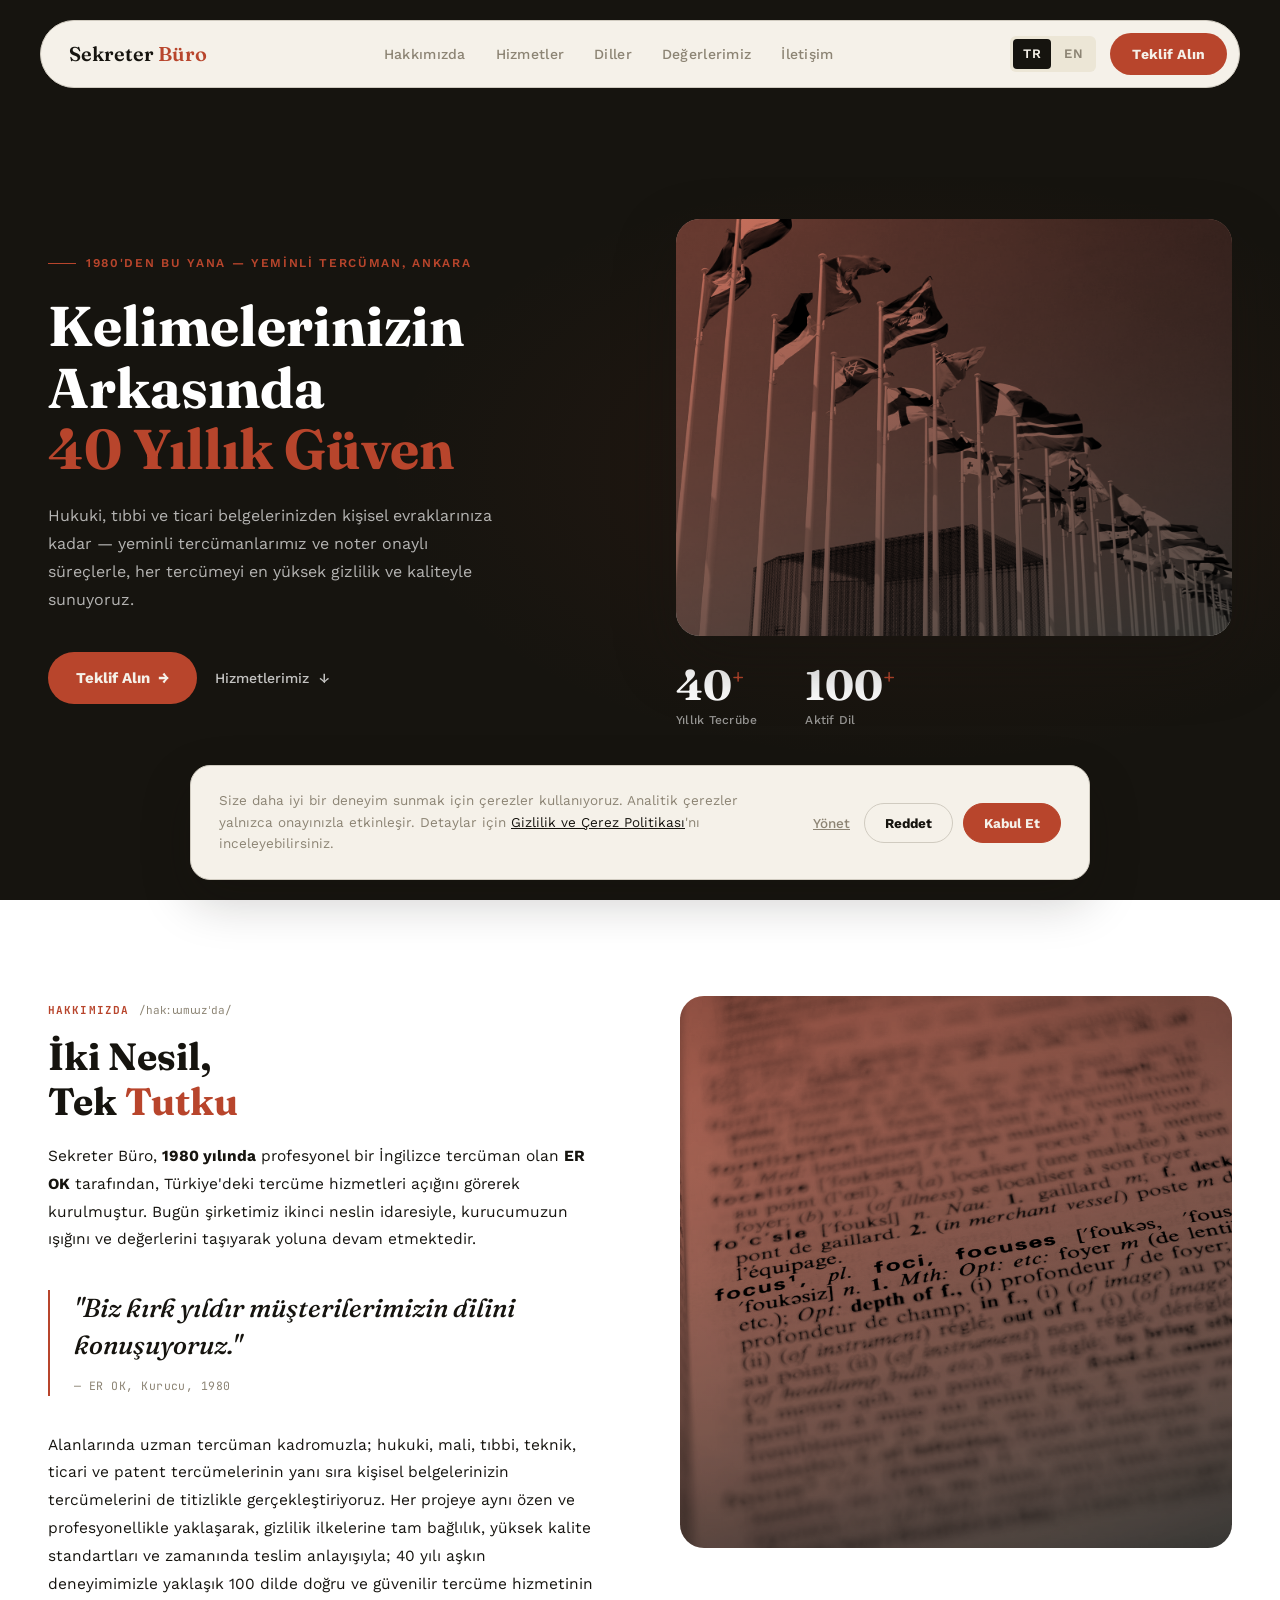
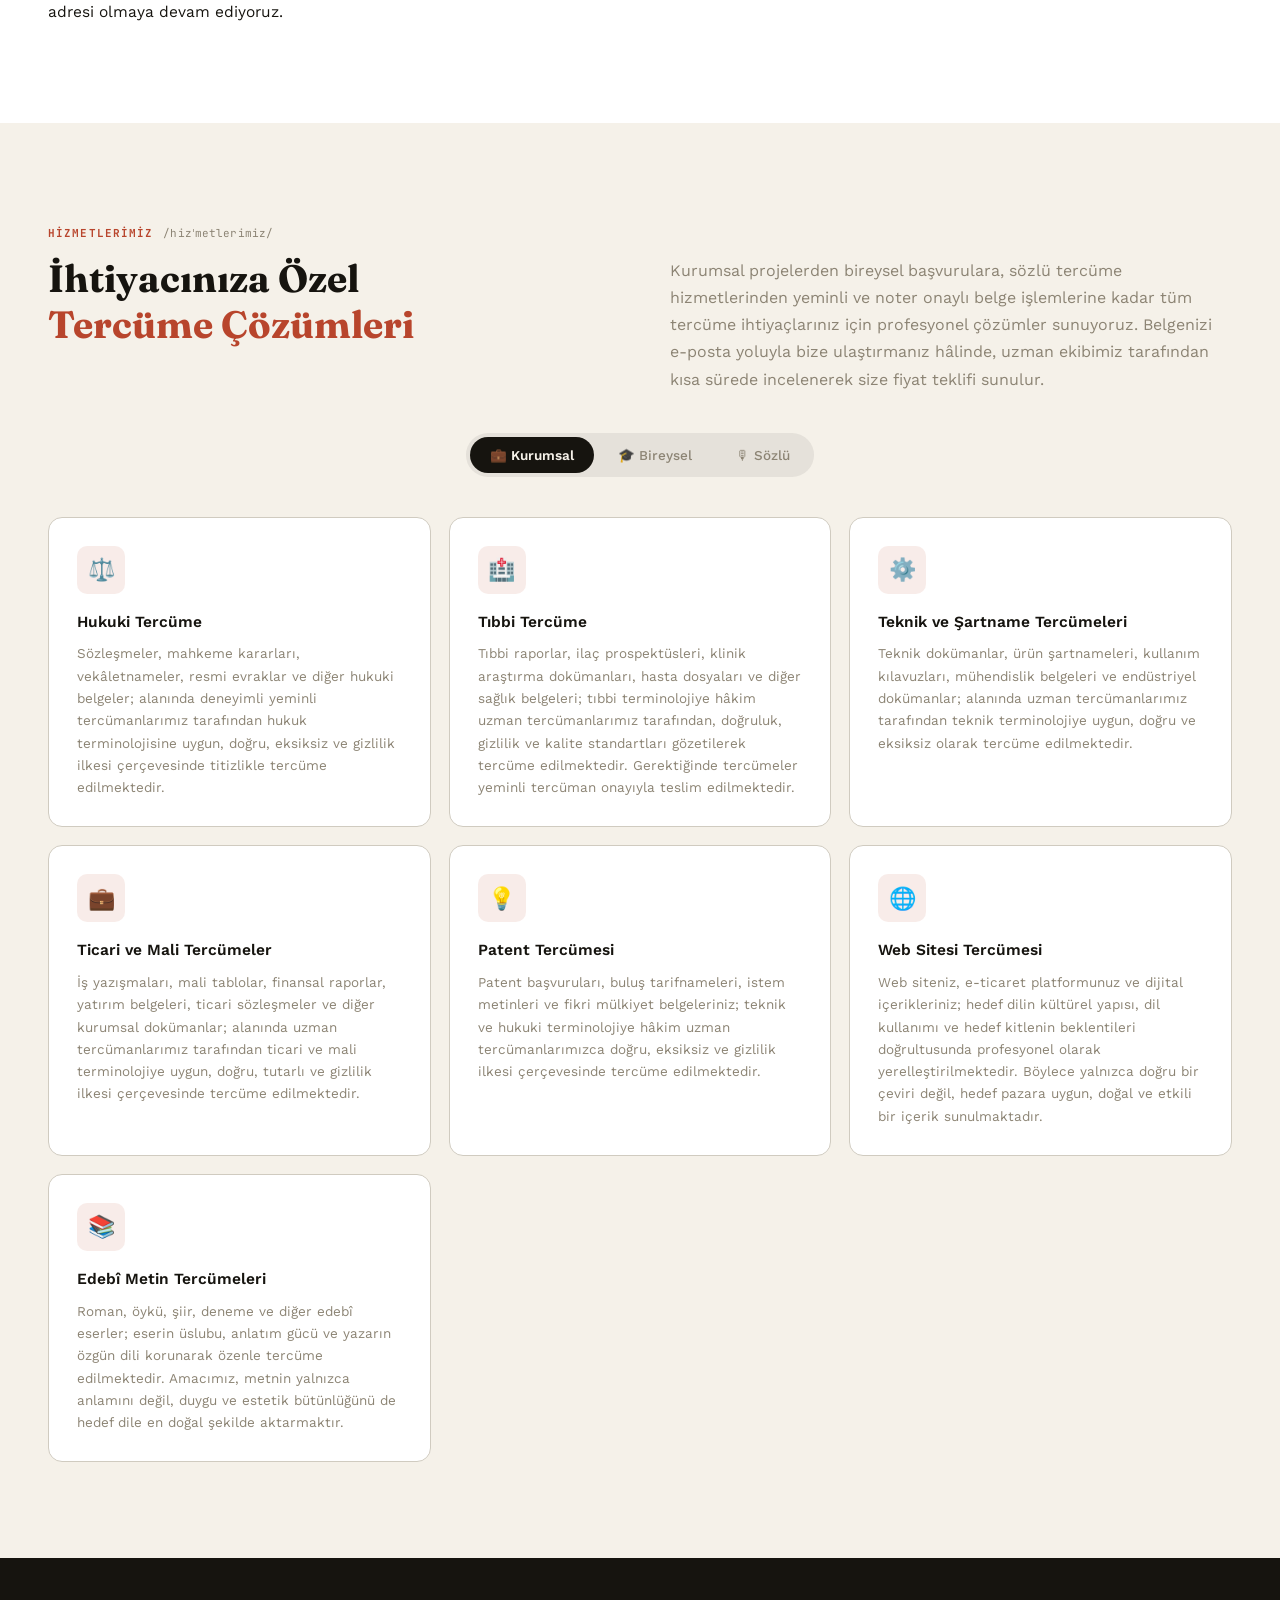
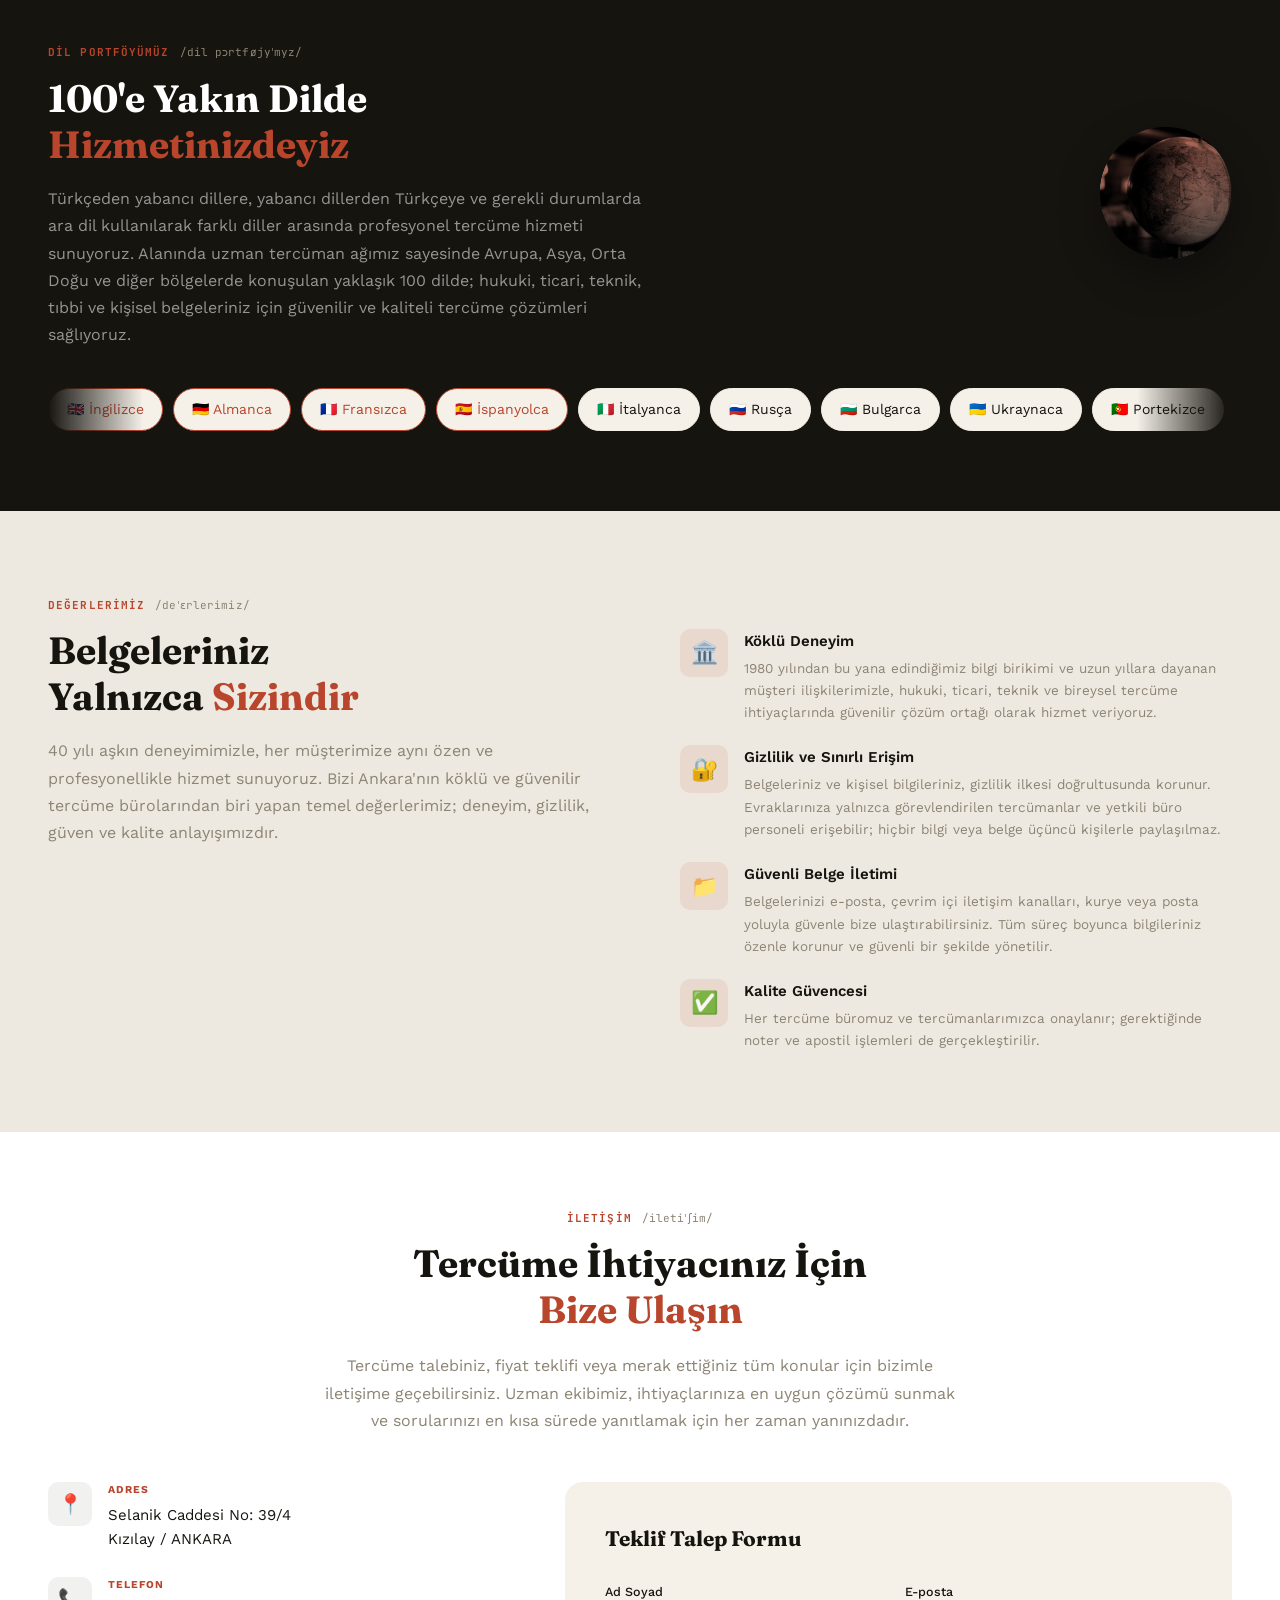
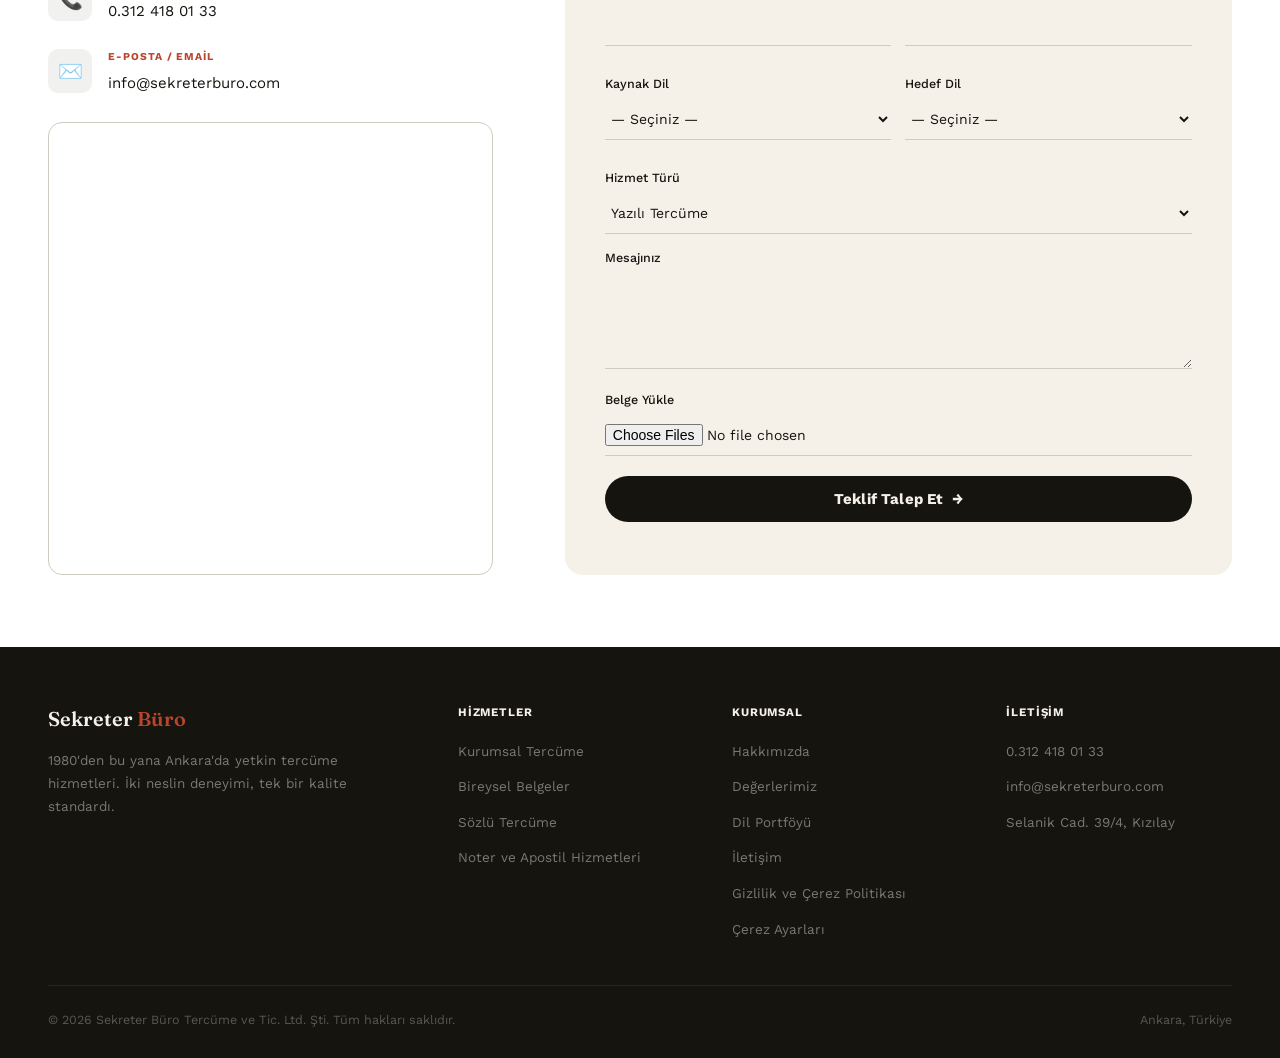
<file: index.html>
<!DOCTYPE html>
<html lang="tr">
<head>
  <meta charset="UTF-8">
  <meta name="viewport" content="width=device-width, initial-scale=1.0">

  <!-- Google Analytics (gtag.js) — __GA_MEASUREMENT_ID__ is substituted at
       deploy time by build.sh (Cloudflare Pages build command) from the
       GA_MEASUREMENT_ID Cloudflare Pages environment variable, see
       build.sh and .env.example. The script itself is NOT loaded here —
       src/assets/js/consent.js only loads it after the visitor accepts
       cookies via the consent banner, so no Google request/cookie ever
       happens before consent. See
       docs/superpowers/specs/2026-07-25-cookie-consent-design.md -->
  <script>window.GA_MEASUREMENT_ID = '__GA_MEASUREMENT_ID__';</script>

  <title>Sekreter Büro Tercüme ve Tic. Ltd. Şti. | Yeminli Tercüman Ankara | 100+ Dil | 40 Yıllık Tecrübe</title>
  <meta name="description" content="Ankara'da 40 yılı aşkın tecrübeli yeminli ve noterli tercümanlarımızla hukuki, tıbbi ve ticari çeviri hizmeti. Apostil desteği ve yaklaşık 100 dilde hizmet.">
  <link rel="canonical" href="https://itssunok.github.io/sekreterburo/">
  <link rel="alternate" hreflang="tr" href="https://itssunok.github.io/sekreterburo/">
  <link rel="alternate" hreflang="en" href="https://itssunok.github.io/sekreterburo/en/">
  <link rel="alternate" hreflang="x-default" href="https://itssunok.github.io/sekreterburo/">
  <link rel="preconnect" href="https://fonts.googleapis.com">
  <link rel="preconnect" href="https://fonts.gstatic.com" crossorigin>
  <link href="https://fonts.googleapis.com/css2?family=Fraunces:ital,wght@0,400;0,500;0,600;0,700;1,400;1,500&family=Work+Sans:wght@300;400;500;600;700&family=JetBrains+Mono:wght@400;500;600&display=swap" rel="stylesheet">
  <link rel="stylesheet" href="src/assets/styles/main.css">
  <script type="application/ld+json">
  {
    "@context": "https://schema.org",
    "@type": "LocalBusiness",
    "name": "Sekreter Büro Tercüme ve Tic. Ltd. Şti.",
    "description": "40 yılı aşkın tecrübeye sahip yeminli ve noterli tercüman kadromuzla, Ankara'da 1980'den bu yana hukuki, mali, tıbbi, teknik, ticari ve patent tercüme hizmetleri sunuyoruz. Yazılı ve sözlü çeviri, noter onaylı belge çevirisi ve apostil desteğiyle yaklaşık 100 dilde hizmet veriyoruz.",
    "url": "https://itssunok.github.io/sekreterburo/",
    "telephone": "+903124180133",
    "email": "info@sekreterburo.com",
    "foundingDate": "1980",
    "address": {
      "@type": "PostalAddress",
      "streetAddress": "Selanik Caddesi No: 39/4",
      "addressLocality": "Kızılay, Çankaya",
      "addressRegion": "Ankara",
      "addressCountry": "TR"
    },
    "openingHoursSpecification": {
      "@type": "OpeningHoursSpecification",
      "dayOfWeek": ["Monday", "Tuesday", "Wednesday", "Thursday", "Friday"],
      "opens": "09:00",
      "closes": "18:00"
    }
  }
  </script>
</head>
<body>

<!-- ═══════════════════════════════════════════════
     NAVIGATION
═══════════════════════════════════════════════ -->
<nav>
  <a href="#hero" class="nav-logo">Sekreter&nbsp;<span>Büro</span></a>

  <ul class="nav-links">
    <li><a href="#about">
      Hakkımızda
    </a></li>
    <li><a href="#services">
      Hizmetler
    </a></li>
    <li><a href="#languages">
      Diller
    </a></li>
    <li><a href="#confidentiality">
      Değerlerimiz
    </a></li>
    <li><a href="#contact">
      İletişim
    </a></li>
  </ul>

  <div class="nav-right">
    <div class="lang-switcher">
      <a class="lang-btn active" href="./">TR</a>
      <a class="lang-btn" href="en/">EN</a>
    </div>
    <a href="#contact" class="nav-cta">
      Teklif Alın
    </a>
  </div>

  <!-- Hamburger (mobile only) -->
  <button class="nav-hamburger" id="hamburger" onclick="toggleMenu()" aria-label="Menu">
    <span></span><span></span><span></span>
  </button>
</nav>

<!-- Mobile drawer -->
<div class="mobile-menu" id="mobileMenu">
  <a href="#about"           onclick="closeMenu()">Hakkımızda</a>
  <a href="#services"        onclick="closeMenu()">Hizmetler</a>
  <a href="#languages"       onclick="closeMenu()">Diller</a>
  <a href="#confidentiality" onclick="closeMenu()">Değerlerimiz</a>
  <a href="#contact"         onclick="closeMenu()">İletişim</a>
  <a href="#contact" class="mobile-cta" onclick="closeMenu()">Teklif Alın →</a>
  <div class="mobile-lang">
    <a href="./" class="active">TR</a>
    <a href="en/" class="">EN</a>
  </div>
</div>

<!-- ═══════════════════════════════════════════════
     HERO
═══════════════════════════════════════════════ -->
<section id="hero">
  <div class="hero-glow"></div>
  <div class="hero-inner">

    <!-- Left copy -->
    <div>
      <div class="hero-eyebrow">
        1980'den Bu Yana — Yeminli Tercüman, Ankara
      </div>

      <h1 class="hero-title">
        Kelimelerinizin<br>Arkasında<br><em>40 Yıllık Güven</em>
      </h1>

      <p class="hero-sub">
        Hukuki, tıbbi ve ticari belgelerinizden kişisel evraklarınıza kadar — yeminli tercümanlarımız ve noter onaylı süreçlerle, her tercümeyi en yüksek gizlilik ve kaliteyle sunuyoruz.
      </p>

      <div class="hero-actions">
        <a href="#contact" class="btn-primary">
          Teklif Alın
          
          &nbsp;→
        </a>
        <a href="#services" class="btn-ghost">
          Hizmetlerimiz
          
          &nbsp;↓
        </a>
      </div>
    </div>

    <!-- Right: photo + stats -->
    <div class="hero-right">
      <div class="hero-photo photo-duo">
        <img src="src/assets/images/hero-flags.jpg" alt="Dünyanın dört bir yanından farklı ülkelerin bayrakları" fetchpriority="high">
      </div>
      <div class="hero-stats">
        <div>
          <div class="stat-num">40<sup>+</sup></div>
          <div class="stat-lbl">
            Yıllık Tecrübe
          </div>
        </div>
        <div>
          <div class="stat-num">100<sup>+</sup></div>
          <div class="stat-lbl">
            Aktif Dil
          </div>
        </div>
      </div>
    </div>
  </div>
</section>

<!-- ═══════════════════════════════════════════════
     ABOUT
═══════════════════════════════════════════════ -->
<section id="about">
  <div class="section-inner">
    <div class="about-grid">

      <!-- Left: story -->
      <div>
        <div class="section-tag">
          <span class="tag-word">Hakkımızda</span>
          <span class="tag-phon">/hakːɯmɯzˈda/</span>
        </div>
        <h2 class="section-title">
          İki Nesil,<br>Tek <em>Tutku</em>
        </h2>
        <div class="about-body">
          <p>
            Sekreter Büro, <strong>1980 yılında</strong> profesyonel bir İngilizce tercüman olan <strong>ER OK</strong> tarafından, Türkiye'deki tercüme hizmetleri açığını görerek kurulmuştur. Bugün şirketimiz ikinci neslin idaresiyle, kurucumuzun ışığını ve değerlerini taşıyarak yoluna devam etmektedir.
          </p>
          <div class="founder-quote">
            <p>
              "Biz kırk yıldır müşterilerimizin dilini konuşuyoruz."
            </p>
            <cite>— ER OK, Kurucu, 1980</cite>
          </div>
          <p>
            Alanlarında uzman tercüman kadromuzla; hukuki, mali, tıbbi, teknik, ticari ve patent tercümelerinin yanı sıra kişisel belgelerinizin tercümelerini de titizlikle gerçekleştiriyoruz. Her projeye aynı özen ve profesyonellikle yaklaşarak, gizlilik ilkelerine tam bağlılık, yüksek kalite standartları ve zamanında teslim anlayışıyla; 40 yılı aşkın deneyimimizle yaklaşık 100 dilde doğru ve güvenilir tercüme hizmetinin adresi olmaya devam ediyoruz.
          </p>
        </div>
      </div>

      <!-- Right: photo -->
      <div class="about-photo photo-duo">
        <img src="src/assets/images/about-dictionary.jpg" alt="Fransızca-İngilizce sözlükte 'focus' kelimesinin tanımı" loading="lazy" decoding="async">
      </div>
    </div>
  </div>
</section>

<!-- ═══════════════════════════════════════════════
     SERVICES
═══════════════════════════════════════════════ -->
<section id="services">
  <div class="section-inner">

    <div class="services-top">
      <div>
        <div class="section-tag">
          <span class="tag-word">Hizmetlerimiz</span>
          <span class="tag-phon">/hizˈmetlerimiz/</span>
        </div>
        <h2 class="section-title">
          İhtiyacınıza Özel<br><em>Tercüme Çözümleri</em>
        </h2>
      </div>
      <p class="section-sub">
        Kurumsal projelerden bireysel başvurulara, sözlü tercüme hizmetlerinden yeminli ve noter onaylı belge işlemlerine kadar tüm tercüme ihtiyaçlarınız için profesyonel çözümler sunuyoruz. Belgenizi e-posta yoluyla bize ulaştırmanız hâlinde, uzman ekibimiz tarafından kısa sürede incelenerek size fiyat teklifi sunulur.
      </p>
    </div>

    <!-- Tabs -->
    <div class="tab-row">
      <button class="tab-btn active" onclick="showTab(this,'written')">
        💼 Kurumsal
      </button>
      <button class="tab-btn" onclick="showTab(this,'personal')">
        🎓 Bireysel
      </button>
      <button class="tab-btn" onclick="showTab(this,'oral')">
        🎙 Sözlü
      </button>
    </div>

    <!-- ── Written ── -->
    <div id="tab-written" class="tab-pane active">
      <div class="card-grid">
        <div class="svc-card">
          <div class="svc-icon">⚖️</div>
          <h3>Hukuki Tercüme</h3>
          <p>Sözleşmeler, mahkeme kararları, vekâletnameler, resmi evraklar ve diğer hukuki belgeler; alanında deneyimli yeminli tercümanlarımız tarafından hukuk terminolojisine uygun, doğru, eksiksiz ve gizlilik ilkesi çerçevesinde titizlikle tercüme edilmektedir.</p>
        </div>
        <div class="svc-card">
          <div class="svc-icon">🏥</div>
          <h3>Tıbbi Tercüme</h3>
          <p>Tıbbi raporlar, ilaç prospektüsleri, klinik araştırma dokümanları, hasta dosyaları ve diğer sağlık belgeleri; tıbbi terminolojiye hâkim uzman tercümanlarımız tarafından, doğruluk, gizlilik ve kalite standartları gözetilerek tercüme edilmektedir. Gerektiğinde tercümeler yeminli tercüman onayıyla teslim edilmektedir.</p>
        </div>
        <div class="svc-card">
          <div class="svc-icon">⚙️</div>
          <h3>Teknik ve Şartname Tercümeleri</h3>
          <p>Teknik dokümanlar, ürün şartnameleri, kullanım kılavuzları, mühendislik belgeleri ve endüstriyel dokümanlar; alanında uzman tercümanlarımız tarafından teknik terminolojiye uygun, doğru ve eksiksiz olarak tercüme edilmektedir.</p>
        </div>
        <div class="svc-card">
          <div class="svc-icon">💼</div>
          <h3>Ticari ve Mali Tercümeler</h3>
          <p>İş yazışmaları, mali tablolar, finansal raporlar, yatırım belgeleri, ticari sözleşmeler ve diğer kurumsal dokümanlar; alanında uzman tercümanlarımız tarafından ticari ve mali terminolojiye uygun, doğru, tutarlı ve gizlilik ilkesi çerçevesinde tercüme edilmektedir.</p>
        </div>
        <div class="svc-card">
          <div class="svc-icon">💡</div>
          <h3>Patent Tercümesi</h3>
          <p>Patent başvuruları, buluş tarifnameleri, istem metinleri ve fikri mülkiyet belgeleriniz; teknik ve hukuki terminolojiye hâkim uzman tercümanlarımızca doğru, eksiksiz ve gizlilik ilkesi çerçevesinde tercüme edilmektedir.</p>
        </div>
        <div class="svc-card">
          <div class="svc-icon">🌐</div>
          <h3>Web Sitesi Tercümesi</h3>
          <p>Web siteniz, e-ticaret platformunuz ve dijital içerikleriniz; hedef dilin kültürel yapısı, dil kullanımı ve hedef kitlenin beklentileri doğrultusunda profesyonel olarak yerelleştirilmektedir. Böylece yalnızca doğru bir çeviri değil, hedef pazara uygun, doğal ve etkili bir içerik sunulmaktadır.</p>
        </div>
        <div class="svc-card">
          <div class="svc-icon">📚</div>
          <h3>Edebî Metin Tercümeleri</h3>
          <p>Roman, öykü, şiir, deneme ve diğer edebî eserler; eserin üslubu, anlatım gücü ve yazarın özgün dili korunarak özenle tercüme edilmektedir. Amacımız, metnin yalnızca anlamını değil, duygu ve estetik bütünlüğünü de hedef dile en doğal şekilde aktarmaktır.</p>
        </div>
      </div>
    </div>

    <!-- ── Personal ── -->
    <div id="tab-personal" class="tab-pane">
      <div class="card-grid">
        <div class="svc-card">
          <div class="svc-icon">🎓</div>
          <h3>Diploma & Transkript</h3>
          <p>Yurt dışında eğitim veya iş başvurusu için diploma ve not döküm belgelerinizin yeminli tercümanlarımızca onaylı tercümesi.</p>
        </div>
        <div class="svc-card">
          <div class="svc-icon">✈️</div>
          <h3>Vize Belgeleri</h3>
          <p>Vize başvuruları için gerekli tüm kişisel ve resmi belgelerin, yeminli tercümanlarımızca doğru ve hızlı tercümesi.</p>
        </div>
        <div class="svc-card">
          <div class="svc-icon">🪪</div>
          <h3>Pasaport & Kimlik</h3>
          <p>Pasaport, nüfus cüzdanı ve diğer kimlik belgelerinin resmi makamlar için geçerli tercümesi.</p>
        </div>
        <div class="svc-card">
          <div class="svc-icon">📜</div>
          <h3>Noter ve Apostil Hizmetleri</h3>
          <p>Yeminli tercümanlarımızca hazırlanan belgelerinizin noter tasdiki, Dışişleri Bakanlığı onayı ve apostil işlemlerinin gerçekleştirilmesi.</p>
        </div>
        <div class="svc-card">
          <div class="svc-icon">💍</div>
          <h3>Medeni Hal Belgeleri</h3>
          <p>Evlilik cüzdanı, boşanma kararı, doğum belgesi gibi medeni hal belgelerinin resmi tercümesi.</p>
        </div>
        <div class="svc-card">
          <div class="svc-icon">🏢</div>
          <h3>İş Başvurusu Belgeleri</h3>
          <p>CV, referans mektupları ve iş başvurusu için gereken tüm belgelerin profesyonel tercümesi.</p>
        </div>
      </div>
    </div>

    <!-- ── Oral ── -->
    <div id="tab-oral" class="tab-pane">
      <div class="oral-grid">
        <div class="oral-card span2">
          <div class="svc-icon">🎧</div>
          <h3>Simültane Çeviri (Eşzamanlı)</h3>
          <p>Büyük toplantılar ve yüksek düzey resmi konferanslar için tercümanın bir kabin içinden gerçek zamanlı olarak konuşmacının söylediklerini diğer dile çevirmesidir.</p>
        </div>
        <div class="oral-card">
          <div class="svc-icon">🤫</div>
          <h3>Fısıldayarak Çeviri</h3>
          <p>Bir toplulukta, tercümanın yanına oturduğu tek bir kişi için gerçek zamanlı, fısıldayarak yapılan çeviridir.</p>
        </div>
        <div class="oral-card">
          <div class="svc-icon">🎤</div>
          <h3>Ardıl Çeviri</h3>
          <p>Küçük veya orta büyüklükteki topluluklar için, konuşmacının ara vermesiyle tercümanın diğer dilde tekrar ettiği çeviridir.</p>
        </div>
        <div class="oral-card">
          <div class="svc-icon">📞</div>
          <h3>Telefonda Çeviri</h3>
          <p>Konferans görüşmesi yoluyla, görüşülmek istenen kişiyle tercüman aracılığıyla profesyonel telefon görüşmesi yapmanızı sağlar.</p>
        </div>
        <div class="oral-card">
          <div class="svc-icon">🤝</div>
          <h3>Refakatçi Tercüman</h3>
          <p>Yurt dışından gelen konuklarınızın ağırlanması süresince, tüm görüşmelerinde yanlarında yer alan tercüman hizmetidir.</p>
        </div>
      </div>
    </div>
  </div>
</section>

<!-- ═══════════════════════════════════════════════
     LANGUAGES
═══════════════════════════════════════════════ -->
<section id="languages">
  <div class="section-inner">
    <div class="languages-head">
      <div>
        <div class="section-tag">
          <span class="tag-word">Dil Portföyümüz</span>
          <span class="tag-phon">/dil pɔrtføjyˈmyz/</span>
        </div>
        <h2 class="section-title">
          100'e Yakın Dilde<br><em>Hizmetinizdeyiz</em>
        </h2>
        <p class="section-sub">
          Türkçeden yabancı dillere, yabancı dillerden Türkçeye ve gerekli durumlarda ara dil kullanılarak farklı diller arasında profesyonel tercüme hizmeti sunuyoruz. Alanında uzman tercüman ağımız sayesinde Avrupa, Asya, Orta Doğu ve diğer bölgelerde konuşulan yaklaşık 100 dilde; hukuki, ticari, teknik, tıbbi ve kişisel belgeleriniz için güvenilir ve kaliteli tercüme çözümleri sağlıyoruz.
        </p>
      </div>
      <div class="languages-photo photo-duo">
        <img src="src/assets/images/languages-globe.jpg" alt="Elde tutulan küçük bir dünya küresi" loading="lazy" decoding="async">
      </div>
    </div>
    <div class="lang-carousel">
      <div class="lang-track">
        <div class="lang-pill hi">🇬🇧 İngilizce</div>
        <div class="lang-pill hi">🇩🇪 Almanca</div>
        <div class="lang-pill hi">🇫🇷 Fransızca</div>
        <div class="lang-pill hi">🇪🇸 İspanyolca</div>
        <div class="lang-pill">🇮🇹 İtalyanca</div>
        <div class="lang-pill">🇷🇺 Rusça</div>
        <div class="lang-pill">🇧🇬 Bulgarca</div>
        <div class="lang-pill">🇺🇦 Ukraynaca</div>
        <div class="lang-pill">🇵🇹 Portekizce</div>
        <div class="lang-pill">🇧🇪 Flamanca</div>
        <div class="lang-pill">🇳🇱 Felemenkçe</div>
        <div class="lang-pill">🇸🇪 İsveççe</div>
        <div class="lang-pill">🇳🇴 Norveççe</div>
        <div class="lang-pill">🇩🇰 Danimarkaca</div>
        <div class="lang-pill">🇬🇷 Yunanca</div>
        <div class="lang-pill">🇸🇦 Arapça</div>
        <div class="lang-pill">🇮🇷 Farsça</div>
        <div class="lang-pill">📜 Osmanlıca</div>
        <div class="lang-pill">🇨🇿 Çekçe</div>
        <div class="lang-pill">🇷🇸 Sırpça</div>
        <div class="lang-pill">🇷🇴 Romence</div>
        <div class="lang-pill">🇭🇺 Macarca</div>
        <div class="lang-pill">🇵🇱 Lehçe</div>
      </div>
      <div class="lang-track" aria-hidden="true">
        <div class="lang-pill hi">🇬🇧 İngilizce</div>
        <div class="lang-pill hi">🇩🇪 Almanca</div>
        <div class="lang-pill hi">🇫🇷 Fransızca</div>
        <div class="lang-pill hi">🇪🇸 İspanyolca</div>
        <div class="lang-pill">🇮🇹 İtalyanca</div>
        <div class="lang-pill">🇷🇺 Rusça</div>
        <div class="lang-pill">🇧🇬 Bulgarca</div>
        <div class="lang-pill">🇺🇦 Ukraynaca</div>
        <div class="lang-pill">🇵🇹 Portekizce</div>
        <div class="lang-pill">🇧🇪 Flamanca</div>
        <div class="lang-pill">🇳🇱 Felemenkçe</div>
        <div class="lang-pill">🇸🇪 İsveççe</div>
        <div class="lang-pill">🇳🇴 Norveççe</div>
        <div class="lang-pill">🇩🇰 Danimarkaca</div>
        <div class="lang-pill">🇬🇷 Yunanca</div>
        <div class="lang-pill">🇸🇦 Arapça</div>
        <div class="lang-pill">🇮🇷 Farsça</div>
        <div class="lang-pill">📜 Osmanlıca</div>
        <div class="lang-pill">🇨🇿 Çekçe</div>
        <div class="lang-pill">🇷🇸 Sırpça</div>
        <div class="lang-pill">🇷🇴 Romence</div>
        <div class="lang-pill">🇭🇺 Macarca</div>
        <div class="lang-pill">🇵🇱 Lehçe</div>
      </div>
    </div>
  </div>
</section>

<!-- ═══════════════════════════════════════════════
     CONFIDENTIALITY
═══════════════════════════════════════════════ -->
<section id="confidentiality">
  <div class="section-inner">
    <div class="conf-grid">

      <!-- Left: heading + intro -->
      <div>
        <div class="section-tag">
          <span class="tag-word">Değerlerimiz</span>
          <span class="tag-phon">/deˈɛrlerimiz/</span>
        </div>
        <h2 class="section-title">
          Belgeleriniz<br>Yalnızca <em>Sizindir</em>
        </h2>
        <p class="section-sub">
          40 yılı aşkın deneyimimizle, her müşterimize aynı özen ve profesyonellikle hizmet sunuyoruz. Bizi Ankara'nın köklü ve güvenilir tercüme bürolarından biri yapan temel değerlerimiz; deneyim, gizlilik, güven ve kalite anlayışımızdır.
        </p>
      </div>

      <!-- Right: points -->
      <div class="conf-points">
        <div class="conf-pt">
          <div class="conf-pt-icon">🏛️</div>
          <div class="conf-pt-text">
            <h4>Köklü Deneyim</h4>
            <p>1980 yılından bu yana edindiğimiz bilgi birikimi ve uzun yıllara dayanan müşteri ilişkilerimizle, hukuki, ticari, teknik ve bireysel tercüme ihtiyaçlarında güvenilir çözüm ortağı olarak hizmet veriyoruz.</p>
          </div>
        </div>
        <div class="conf-pt">
          <div class="conf-pt-icon">🔐</div>
          <div class="conf-pt-text">
            <h4>Gizlilik ve Sınırlı Erişim</h4>
            <p>Belgeleriniz ve kişisel bilgileriniz, gizlilik ilkesi doğrultusunda korunur. Evraklarınıza yalnızca görevlendirilen tercümanlar ve yetkili büro personeli erişebilir; hiçbir bilgi veya belge üçüncü kişilerle paylaşılmaz.</p>
          </div>
        </div>
        <div class="conf-pt">
          <div class="conf-pt-icon">📁</div>
          <div class="conf-pt-text">
            <h4>Güvenli Belge İletimi</h4>
            <p>Belgelerinizi e-posta, çevrim içi iletişim kanalları, kurye veya posta yoluyla güvenle bize ulaştırabilirsiniz. Tüm süreç boyunca bilgileriniz özenle korunur ve güvenli bir şekilde yönetilir.</p>
          </div>
        </div>
        <div class="conf-pt">
          <div class="conf-pt-icon">✅</div>
          <div class="conf-pt-text">
            <h4>Kalite Güvencesi</h4>
            <p>Her tercüme büromuz ve tercümanlarımızca onaylanır; gerektiğinde noter ve apostil işlemleri de gerçekleştirilir.</p>
          </div>
        </div>
      </div>
    </div>
  </div>
</section>

<!-- ═══════════════════════════════════════════════
     CONTACT
═══════════════════════════════════════════════ -->
<section id="contact">
  <div class="section-inner">

    <div class="contact-heading">
      <div class="section-tag">
        <span class="tag-word">İletişim</span>
        <span class="tag-phon">/iletiˈʃim/</span>
      </div>
      <h2 class="section-title">
        Tercüme İhtiyacınız İçin<br><em>Bize Ulaşın</em>
      </h2>
      <p class="section-sub">
        Tercüme talebiniz, fiyat teklifi veya merak ettiğiniz tüm konular için bizimle iletişime geçebilirsiniz. Uzman ekibimiz, ihtiyaçlarınıza en uygun çözümü sunmak ve sorularınızı en kısa sürede yanıtlamak için her zaman yanınızdadır.
      </p>
    </div>

    <div class="contact-grid">

      <!-- Left: info -->
      <div class="contact-items">
        <div class="contact-item">
          <div class="ci-icon">📍</div>
          <div class="ci-body">
            <label>Adres</label>
            <p>Selanik Caddesi No: 39/4<br>Kızılay / ANKARA</p>
          </div>
        </div>
        <div class="contact-item">
          <div class="ci-icon">📞</div>
          <div class="ci-body">
            <label>Telefon</label>
            <a href="tel:+903124180133">0.312 418 01 33</a>
          </div>
        </div>
        <div class="contact-item">
          <div class="ci-icon">✉️</div>
          <div class="ci-body">
            <label>E-posta / Email</label>
            <a href="mailto:info@sekreterburo.com">info@sekreterburo.com</a>
          </div>
        </div>
        <div class="contact-map">
          <iframe
            src="https://maps.google.com/maps?q=Sekreter+Buro+Tercume&ll=39.9185704,32.8574643&z=17&output=embed"
            loading="lazy"
            referrerpolicy="no-referrer-when-downgrade"
            title="Sekreter Büro — Ankara">
          </iframe>
        </div>
      </div>

      <!-- Right: form -->
      <div class="contact-form-wrap">
        <h3>
          Teklif Talep Formu
        </h3>
        <form id="quote-form" novalidate>
        <input type="hidden" name="lang" value="tr">
        <div class="form-row">
          <div class="form-grp">
            <label>Ad Soyad</label>
            <input type="text" name="full_name" placeholder=" " required>
          </div>
          <div class="form-grp">
            <label>E-posta</label>
            <input type="email" name="email" placeholder=" " required>
          </div>
        </div>
        <div class="form-row">
          <div class="form-grp">
            <label>Kaynak Dil</label>
            <select name="source_lang">
              <option value="">— Seçiniz —</option>
              <option>Türkçe</option>
              <option>İngilizce</option>
              <option>Almanca</option>
              <option>Fransızca</option>
              <option>İspanyolca</option>
              <option>İtalyanca</option>
              <option>Rusça</option>
              <option>Bulgarca</option>
              <option>Ukraynaca</option>
              <option>Portekizce</option>
              <option>Flamanca</option>
              <option>Felemenkçe</option>
              <option>İsveççe</option>
              <option>Norveççe</option>
              <option>Danimarkaca</option>
              <option>Yunanca</option>
              <option>Arapça</option>
              <option>Farsça</option>
              <option>Osmanlıca</option>
              <option>Çekçe</option>
              <option>Sırpça</option>
              <option>Romence</option>
              <option>Macarca</option>
              <option>Lehçe</option>
              <option>Diğer</option>
            </select>
          </div>
          <div class="form-grp">
            <label>Hedef Dil</label>
            <select name="target_lang">
              <option value="">— Seçiniz —</option>
              <option>Türkçe</option>
              <option>İngilizce</option>
              <option>Almanca</option>
              <option>Fransızca</option>
              <option>İspanyolca</option>
              <option>İtalyanca</option>
              <option>Rusça</option>
              <option>Bulgarca</option>
              <option>Ukraynaca</option>
              <option>Portekizce</option>
              <option>Flamanca</option>
              <option>Felemenkçe</option>
              <option>İsveççe</option>
              <option>Norveççe</option>
              <option>Danimarkaca</option>
              <option>Yunanca</option>
              <option>Arapça</option>
              <option>Farsça</option>
              <option>Osmanlıca</option>
              <option>Çekçe</option>
              <option>Sırpça</option>
              <option>Romence</option>
              <option>Macarca</option>
              <option>Lehçe</option>
              <option>Diğer</option>
            </select>
          </div>
        </div>
        <div class="form-grp">
          <label>Hizmet Türü</label>
          <select name="service_type">
            <option>Yazılı Tercüme</option>
            <option>Sözlü Tercüme</option>
            <option>Bireysel Belge (Diploma, Vize…)</option>
            <option>Noter ve Apostil Hizmetleri</option>
          </select>
        </div>
        <div class="form-grp">
          <label>Mesajınız</label>
          <textarea name="message" placeholder=" " required></textarea>
        </div>
        <div class="form-grp">
          <label>Belge Yükle</label>
          <input type="file" name="documents" class="file-input" multiple>
        </div>
        <button type="submit" class="form-submit">
          Teklif Talep Et &nbsp;→
        </button>
        <p class="form-status" role="status" aria-live="polite"></p>
        </form>
      </div>
    </div>
  </div>
</section>

<!-- ═══════════════════════════════════════════════
     FOOTER
═══════════════════════════════════════════════ -->
<footer>
  <div class="footer-grid">
    <div class="ft-brand">
      <a href="#hero" class="nav-logo">Sekreter&nbsp;<span>Büro</span></a>
      <p>
        1980'den bu yana Ankara'da yetkin tercüme hizmetleri. İki neslin deneyimi, tek bir kalite standardı.
      </p>
    </div>
    <div class="ft-col">
      <h4>Hizmetler</h4>
      <ul>
        <li><a href="#services">Kurumsal Tercüme</a></li>
        <li><a href="#services">Bireysel Belgeler</a></li>
        <li><a href="#services">Sözlü Tercüme</a></li>
        <li><a href="#services">Noter ve Apostil Hizmetleri</a></li>
      </ul>
    </div>
    <div class="ft-col">
      <h4>Kurumsal</h4>
      <ul>
        <li><a href="#about">Hakkımızda</a></li>
        <li><a href="#confidentiality">Değerlerimiz</a></li>
        <li><a href="#languages">Dil Portföyü</a></li>
        <li><a href="#contact">İletişim</a></li>
        <li><a href="gizlilik-politikasi.html">Gizlilik ve Çerez Politikası</a></li>
        <li><a href="#" onclick="openConsentManager(); return false;">Çerez Ayarları</a></li>
      </ul>
    </div>
    <div class="ft-col">
      <h4>İletişim</h4>
      <ul>
        <li><a href="tel:+903124180133">0.312 418 01 33</a></li>
        <li><a href="mailto:info@sekreterburo.com">info@sekreterburo.com</a></li>
        <li><a href="#contact">Selanik Cad. 39/4, Kızılay</a></li>
      </ul>
    </div>
  </div>
  <div class="footer-bottom">
    <p>© <span id="copyright-year">2024</span> Sekreter Büro Tercüme ve Tic. Ltd. Şti. Tüm hakları saklıdır.</p>
    <p>Ankara, Türkiye</p>
  </div>
</footer>

<!-- ═══════════════════════════════════════════════
     COOKIE CONSENT
═══════════════════════════════════════════════ -->
<div class="consent-banner" id="consentBanner" hidden>
  <div class="consent-top">
    <p class="consent-text">
      Size daha iyi bir deneyim sunmak için çerezler kullanıyoruz. Analitik çerezler yalnızca onayınızla etkinleşir. Detaylar için <a href="gizlilik-politikasi.html">Gizlilik ve Çerez Politikası</a>'nı inceleyebilirsiniz.
    </p>
    <div class="consent-actions">
      <button type="button" class="consent-link-btn" id="consentManageBtn">Yönet</button>
      <button type="button" class="consent-btn consent-btn-reject" id="consentRejectBtn">Reddet</button>
      <button type="button" class="consent-btn consent-btn-accept" id="consentAcceptBtn">Kabul Et</button>
    </div>
  </div>
  <div class="consent-panel" id="consentPanel" hidden>
    <div class="consent-row">
      <div>
        <strong>Zorunlu</strong>
        <p>Bu site şu anda zorunlu herhangi bir çerez kullanmamaktadır. Bu seçenek yalnızca bilgilendirme amaçlıdır.</p>
      </div>
      <label class="consent-toggle">
        <input type="checkbox" checked disabled>
        <span></span>
      </label>
    </div>
    <div class="consent-row">
      <div>
        <strong>Analitik</strong>
        <p>Google Analytics aracılığıyla ziyaretçi istatistiklerini anonim olarak analiz etmemize yardımcı olur.</p>
      </div>
      <label class="consent-toggle">
        <input type="checkbox" id="consentAnalyticsToggle">
        <span></span>
      </label>
    </div>
    <button type="button" class="consent-btn consent-btn-accept consent-save-btn" id="consentSaveBtn">Tercihleri Kaydet</button>
  </div>
</div>

<!-- ═══════════════════════════════════════════════
     JAVASCRIPT
═══════════════════════════════════════════════ -->
<script src="src/assets/js/main.js" defer></script>
<script src="src/assets/js/consent.js" defer></script>
</body>
</html>
</file>
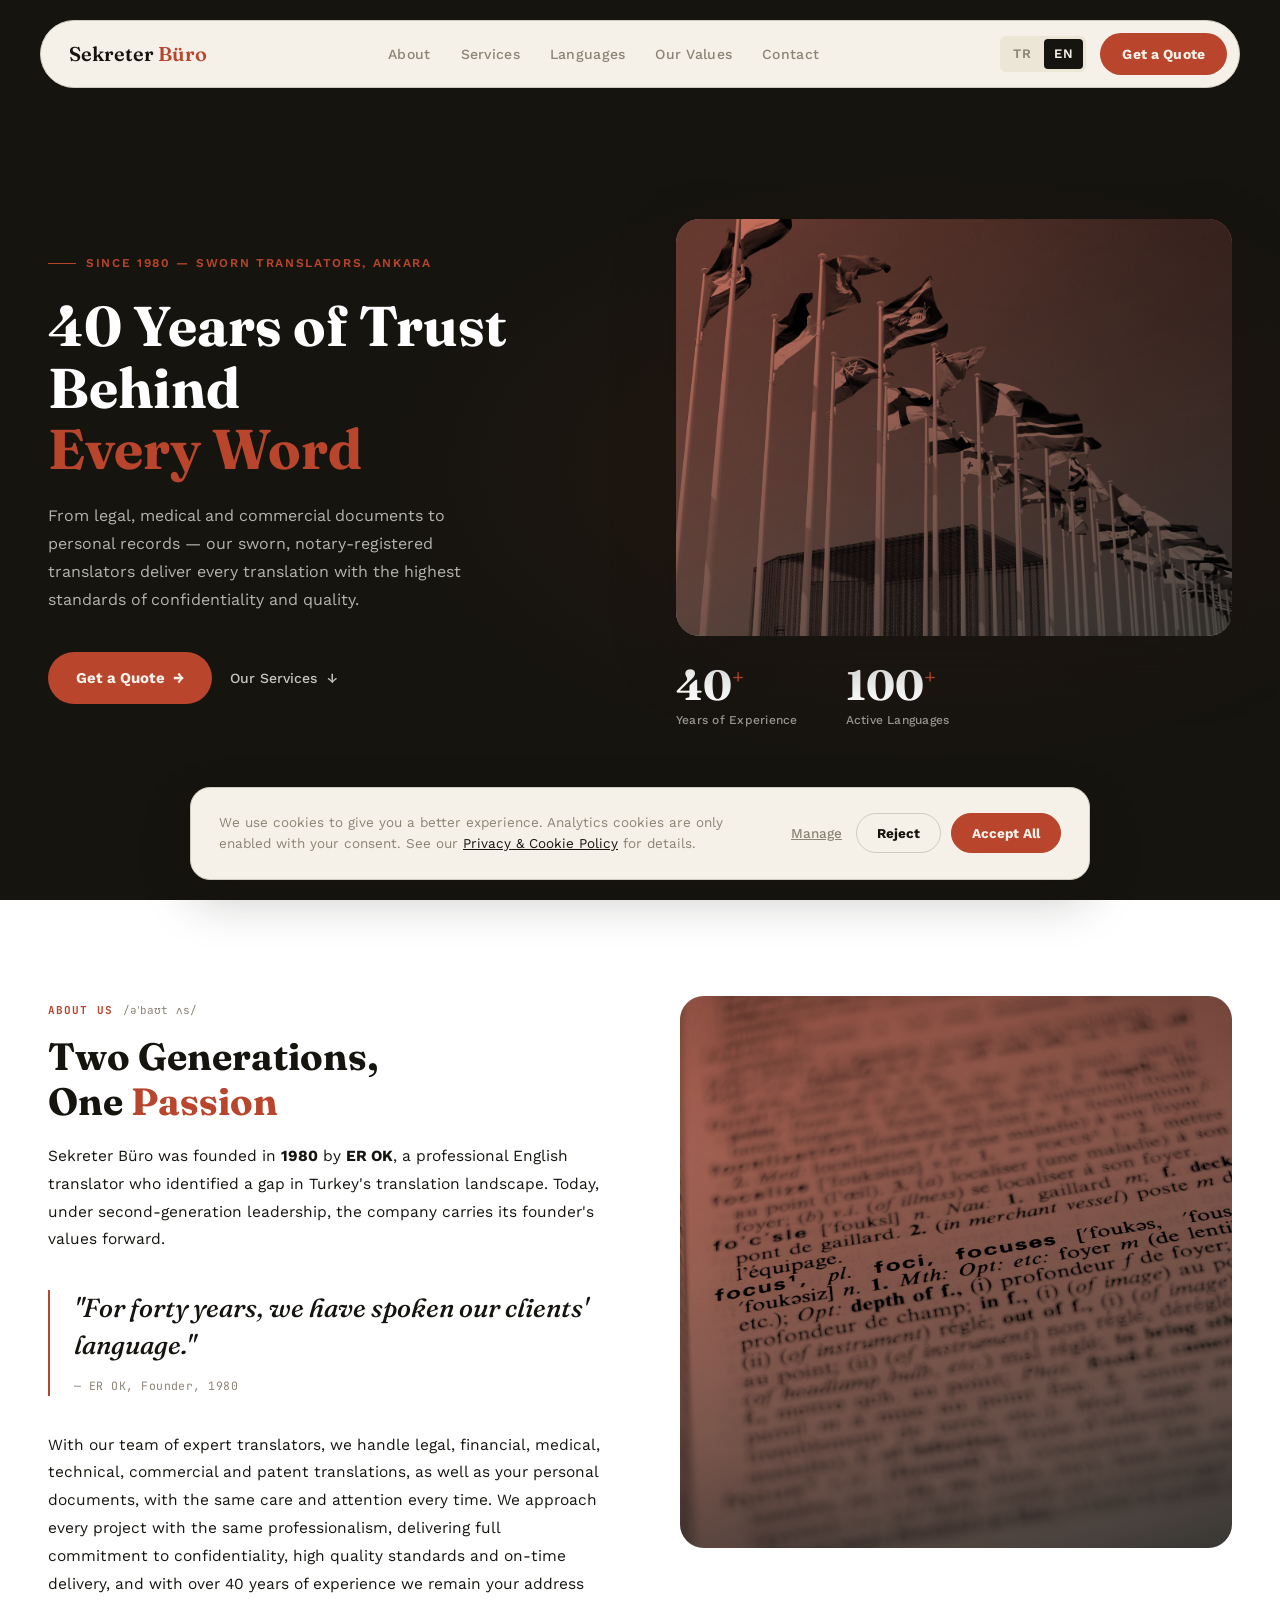
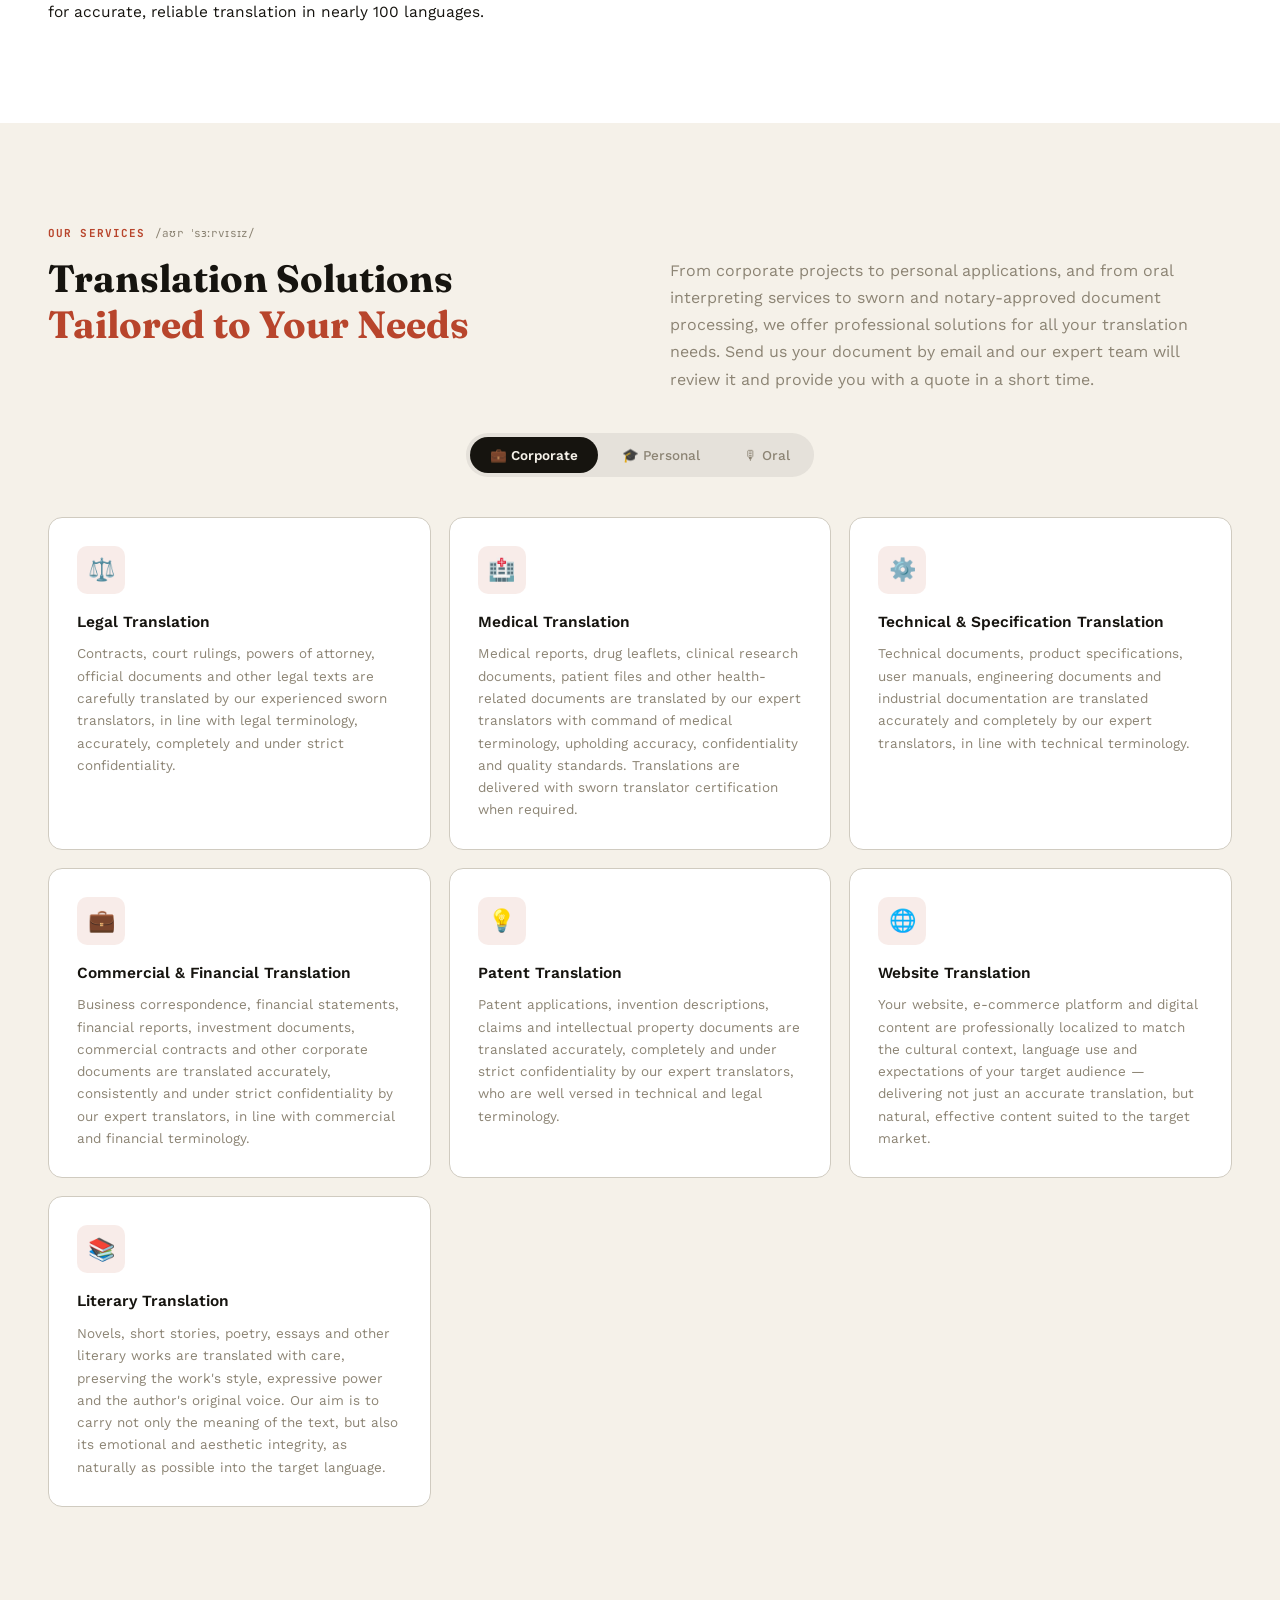
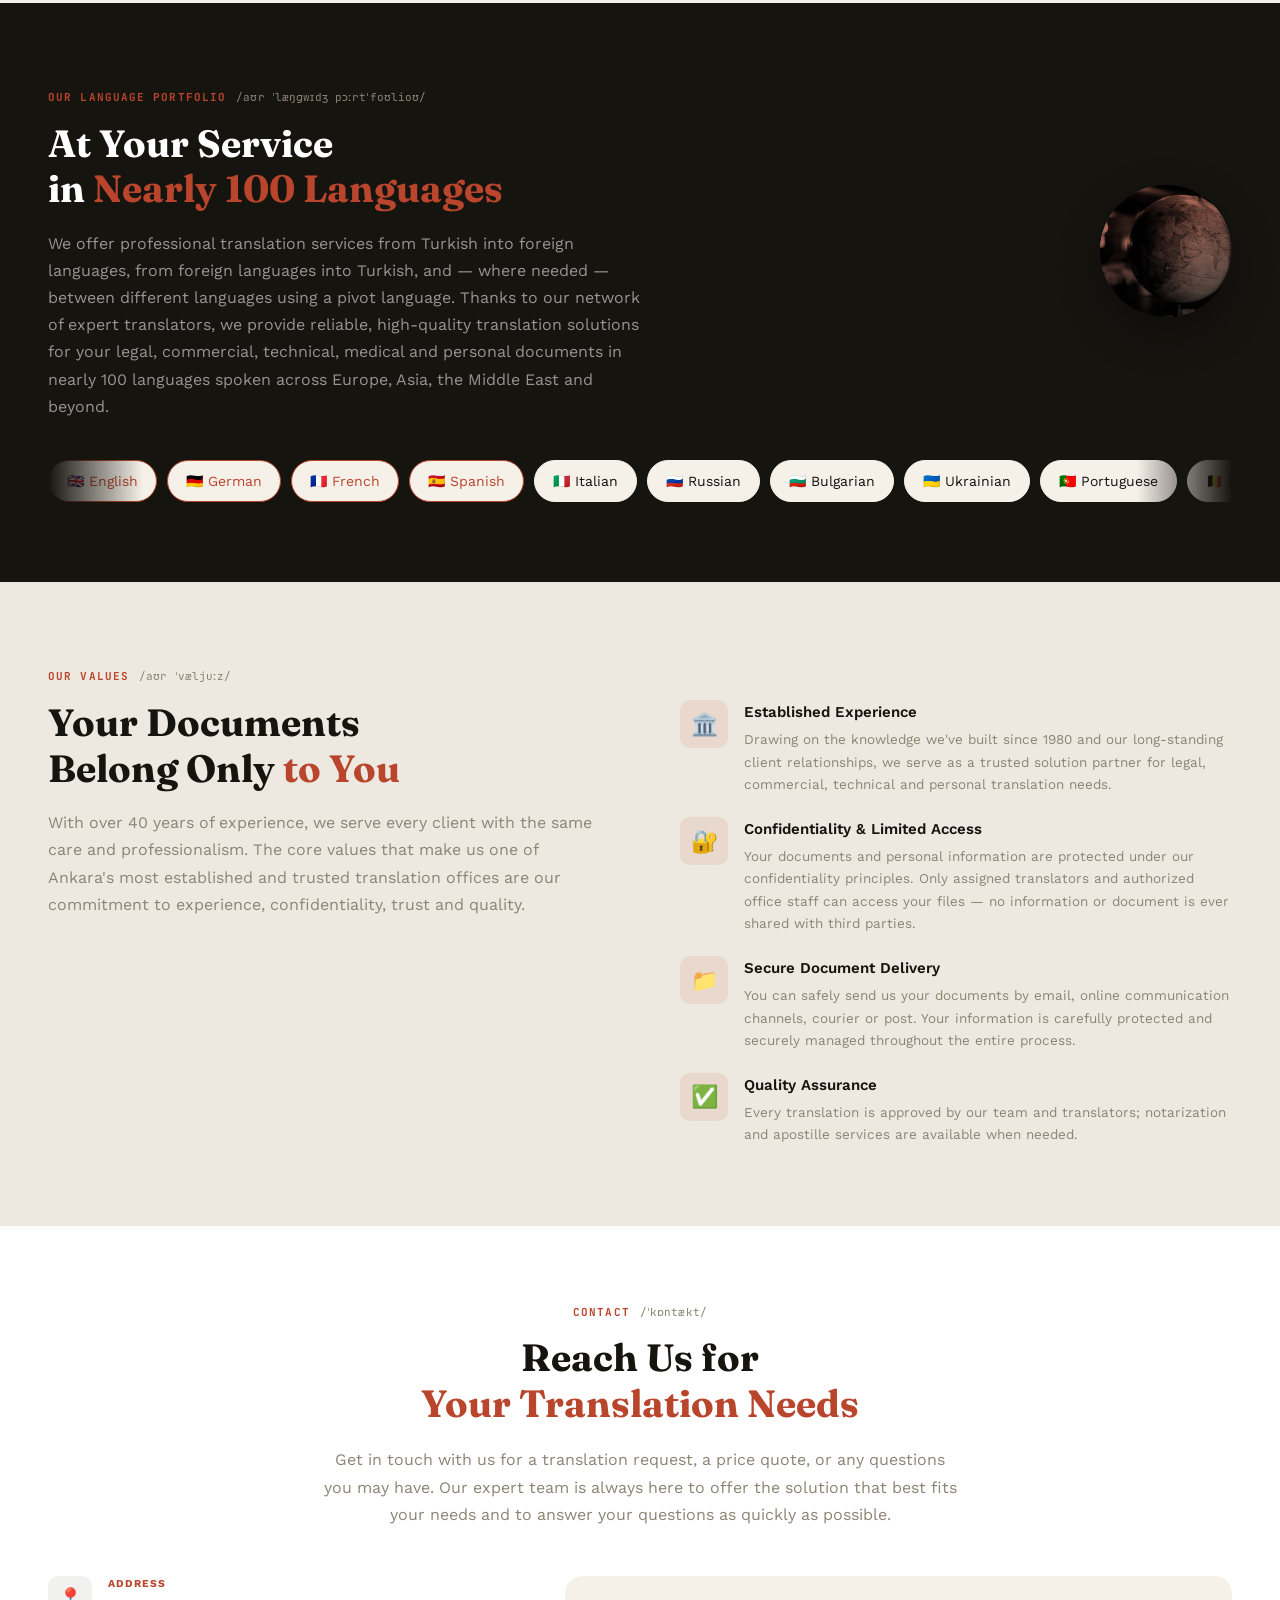
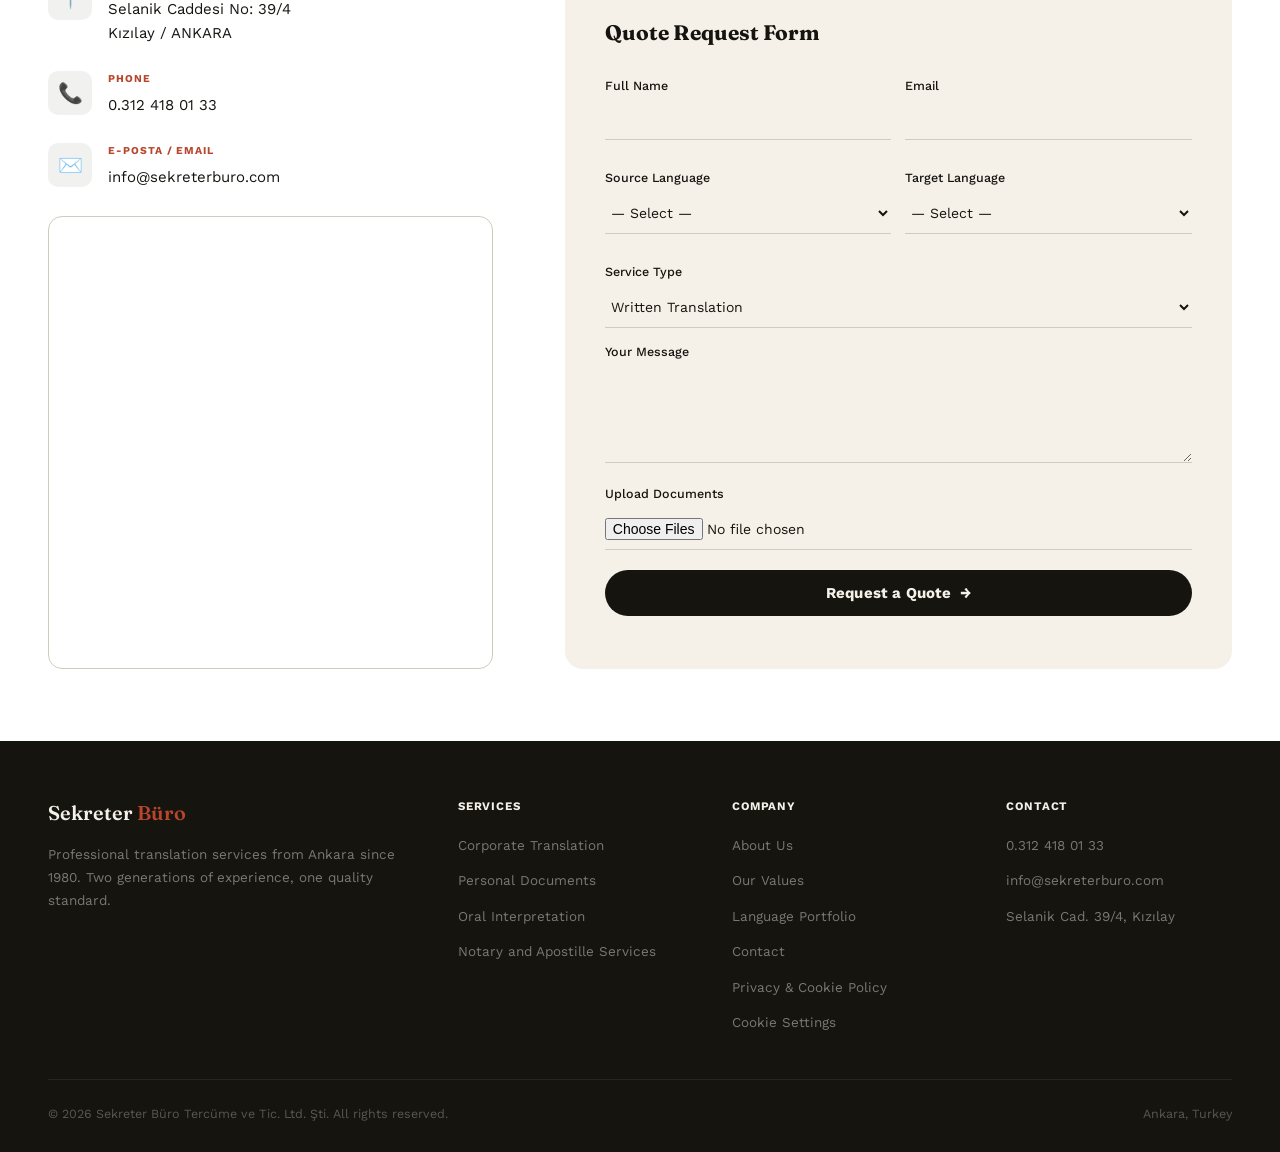
<file: en/index.html>
<!DOCTYPE html>
<html lang="en">
<head>
  <meta charset="UTF-8">
  <meta name="viewport" content="width=device-width, initial-scale=1.0">

  <!-- Google Analytics (gtag.js) — __GA_MEASUREMENT_ID__ is substituted at
       deploy time by build.sh (Cloudflare Pages build command) from the
       GA_MEASUREMENT_ID Cloudflare Pages environment variable, see
       build.sh and .env.example. The script itself is NOT loaded here —
       src/assets/js/consent.js only loads it after the visitor accepts
       cookies via the consent banner, so no Google request/cookie ever
       happens before consent. See
       docs/superpowers/specs/2026-07-25-cookie-consent-design.md -->
  <script>window.GA_MEASUREMENT_ID = '__GA_MEASUREMENT_ID__';</script>

  <title>Sekreter Büro Tercüme ve Tic. Ltd. Şti. | Sworn Translator Ankara | 100+ Languages | 40 Years of Experience</title>
  <meta name="description" content="Legal, medical and commercial translation by our sworn and notarized translators, with 40+ years of experience in Ankara. Apostille support in nearly 100 languages.">
  <link rel="canonical" href="https://itssunok.github.io/sekreterburo/en/">
  <link rel="alternate" hreflang="tr" href="https://itssunok.github.io/sekreterburo/">
  <link rel="alternate" hreflang="en" href="https://itssunok.github.io/sekreterburo/en/">
  <link rel="alternate" hreflang="x-default" href="https://itssunok.github.io/sekreterburo/">
  <link rel="preconnect" href="https://fonts.googleapis.com">
  <link rel="preconnect" href="https://fonts.gstatic.com" crossorigin>
  <link href="https://fonts.googleapis.com/css2?family=Fraunces:ital,wght@0,400;0,500;0,600;0,700;1,400;1,500&family=Work+Sans:wght@300;400;500;600;700&family=JetBrains+Mono:wght@400;500;600&display=swap" rel="stylesheet">
  <link rel="stylesheet" href="../src/assets/styles/main.css">
  <script type="application/ld+json">
  {
    "@context": "https://schema.org",
    "@type": "LocalBusiness",
    "name": "Sekreter Büro Tercüme ve Tic. Ltd. Şti.",
    "description": "Legal, financial, medical, technical, commercial and patent translation services delivered by our team of sworn and notarized translators, with over 40 years of experience in Ankara since 1980. Written and oral translation, with notarized document translation and apostille support, in nearly 100 languages.",
    "url": "https://itssunok.github.io/sekreterburo/en/",
    "telephone": "+903124180133",
    "email": "info@sekreterburo.com",
    "foundingDate": "1980",
    "address": {
      "@type": "PostalAddress",
      "streetAddress": "Selanik Caddesi No: 39/4",
      "addressLocality": "Kızılay, Çankaya",
      "addressRegion": "Ankara",
      "addressCountry": "TR"
    },
    "openingHoursSpecification": {
      "@type": "OpeningHoursSpecification",
      "dayOfWeek": ["Monday", "Tuesday", "Wednesday", "Thursday", "Friday"],
      "opens": "09:00",
      "closes": "18:00"
    }
  }
  </script>
</head>
<body>

<!-- ═══════════════════════════════════════════════
     NAVIGATION
═══════════════════════════════════════════════ -->
<nav>
  <a href="#hero" class="nav-logo">Sekreter&nbsp;<span>Büro</span></a>

  <ul class="nav-links">
    <li><a href="#about">
      
      About
    </a></li>
    <li><a href="#services">
      
      Services
    </a></li>
    <li><a href="#languages">
      
      Languages
    </a></li>
    <li><a href="#confidentiality">

      Our Values
    </a></li>
    <li><a href="#contact">
      
      Contact
    </a></li>
  </ul>

  <div class="nav-right">
    <div class="lang-switcher">
      <a class="lang-btn" href="../">TR</a>
      <a class="lang-btn active" href="./">EN</a>
    </div>
    <a href="#contact" class="nav-cta">
      
      Get a Quote
    </a>
  </div>

  <!-- Hamburger (mobile only) -->
  <button class="nav-hamburger" id="hamburger" onclick="toggleMenu()" aria-label="Menu">
    <span></span><span></span><span></span>
  </button>
</nav>

<!-- Mobile drawer -->
<div class="mobile-menu" id="mobileMenu">
  <a href="#about"           onclick="closeMenu()">About</a>
  <a href="#services"        onclick="closeMenu()">Services</a>
  <a href="#languages"       onclick="closeMenu()">Languages</a>
  <a href="#confidentiality" onclick="closeMenu()">Our Values</a>
  <a href="#contact"         onclick="closeMenu()">Contact</a>
  <a href="#contact" class="mobile-cta" onclick="closeMenu()">Get a Quote →</a>
  <div class="mobile-lang">
    <a href="../" class="">TR</a>
    <a href="./" class="active">EN</a>
  </div>
</div>

<!-- ═══════════════════════════════════════════════
     HERO
═══════════════════════════════════════════════ -->
<section id="hero">
  <div class="hero-glow"></div>
  <div class="hero-inner">

    <!-- Left copy -->
    <div>
      <div class="hero-eyebrow">

        Since 1980 — Sworn Translators, Ankara
      </div>

      <h1 class="hero-title">

        40 Years of Trust<br>Behind<br><em>Every Word</em>
      </h1>

      <p class="hero-sub">

        From legal, medical and commercial documents to personal records — our sworn, notary-registered translators deliver every translation with the highest standards of confidentiality and quality.
      </p>

      <div class="hero-actions">
        <a href="#contact" class="btn-primary">
          
          Get a Quote
          &nbsp;→
        </a>
        <a href="#services" class="btn-ghost">
          
          Our Services
          &nbsp;↓
        </a>
      </div>
    </div>

    <!-- Right: photo + stats -->
    <div class="hero-right">
      <div class="hero-photo photo-duo">
        <img src="../src/assets/images/hero-flags.jpg" alt="Flags of different countries from around the world" fetchpriority="high">
      </div>
      <div class="hero-stats">
        <div>
          <div class="stat-num">40<sup>+</sup></div>
          <div class="stat-lbl">
            Years of Experience
          </div>
        </div>
        <div>
          <div class="stat-num">100<sup>+</sup></div>
          <div class="stat-lbl">
            Active Languages
          </div>
        </div>
      </div>
    </div>
  </div>
</section>

<!-- ═══════════════════════════════════════════════
     ABOUT
═══════════════════════════════════════════════ -->
<section id="about">
  <div class="section-inner">
    <div class="about-grid">

      <!-- Left: story -->
      <div>
        <div class="section-tag">
          <span class="tag-word">About Us</span>
          <span class="tag-phon">/əˈbaʊt ʌs/</span>
        </div>
        <h2 class="section-title">
          
          Two Generations,<br>One <em>Passion</em>
        </h2>
        <div class="about-body">
          <p>
            
            Sekreter Büro was founded in <strong>1980</strong> by <strong>ER OK</strong>, a professional English translator who identified a gap in Turkey's translation landscape. Today, under second-generation leadership, the company carries its founder's values forward.
          </p>
          <div class="founder-quote">
            <p>
              "For forty years, we have spoken our clients' language."
            </p>
            <cite>— ER OK, Founder, 1980</cite>
          </div>
          <p>
            
            With our team of expert translators, we handle legal, financial, medical, technical, commercial and patent translations, as well as your personal documents, with the same care and attention every time. We approach every project with the same professionalism, delivering full commitment to confidentiality, high quality standards and on-time delivery, and with over 40 years of experience we remain your address for accurate, reliable translation in nearly 100 languages.
          </p>
        </div>
      </div>

      <!-- Right: photo -->
      <div class="about-photo photo-duo">
        <img src="../src/assets/images/about-dictionary.jpg" alt="Definition of the word 'focus' in a French-English dictionary" loading="lazy" decoding="async">
      </div>
    </div>
  </div>
</section>

<!-- ═══════════════════════════════════════════════
     SERVICES
═══════════════════════════════════════════════ -->
<section id="services">
  <div class="section-inner">

    <div class="services-top">
      <div>
        <div class="section-tag">
          <span class="tag-word">Our Services</span>
          <span class="tag-phon">/aʊr ˈsɜːrvɪsɪz/</span>
        </div>
        <h2 class="section-title">
          
          Translation Solutions<br><em>Tailored to Your Needs</em>
        </h2>
      </div>
      <p class="section-sub">

        From corporate projects to personal applications, and from oral interpreting services to sworn and notary-approved document processing, we offer professional solutions for all your translation needs. Send us your document by email and our expert team will review it and provide you with a quote in a short time.
      </p>
    </div>

    <!-- Tabs -->
    <div class="tab-row">
      <button class="tab-btn active" onclick="showTab(this,'written')">
        💼 Corporate
      </button>
      <button class="tab-btn" onclick="showTab(this,'personal')">
        🎓 Personal
      </button>
      <button class="tab-btn" onclick="showTab(this,'oral')">
        🎙 Oral
      </button>
    </div>

    <!-- ── Written ── -->
    <div id="tab-written" class="tab-pane active">
      <div class="card-grid">
        <div class="svc-card">
          <div class="svc-icon">⚖️</div>
          <h3>Legal Translation</h3>
          <p>Contracts, court rulings, powers of attorney, official documents and other legal texts are carefully translated by our experienced sworn translators, in line with legal terminology, accurately, completely and under strict confidentiality.</p>
        </div>
        <div class="svc-card">
          <div class="svc-icon">🏥</div>
          <h3>Medical Translation</h3>
          <p>Medical reports, drug leaflets, clinical research documents, patient files and other health-related documents are translated by our expert translators with command of medical terminology, upholding accuracy, confidentiality and quality standards. Translations are delivered with sworn translator certification when required.</p>
        </div>
        <div class="svc-card">
          <div class="svc-icon">⚙️</div>
          <h3>Technical & Specification Translation</h3>
          <p>Technical documents, product specifications, user manuals, engineering documents and industrial documentation are translated accurately and completely by our expert translators, in line with technical terminology.</p>
        </div>
        <div class="svc-card">
          <div class="svc-icon">💼</div>
          <h3>Commercial & Financial Translation</h3>
          <p>Business correspondence, financial statements, financial reports, investment documents, commercial contracts and other corporate documents are translated accurately, consistently and under strict confidentiality by our expert translators, in line with commercial and financial terminology.</p>
        </div>
        <div class="svc-card">
          <div class="svc-icon">💡</div>
          <h3>Patent Translation</h3>
          <p>Patent applications, invention descriptions, claims and intellectual property documents are translated accurately, completely and under strict confidentiality by our expert translators, who are well versed in technical and legal terminology.</p>
        </div>
        <div class="svc-card">
          <div class="svc-icon">🌐</div>
          <h3>Website Translation</h3>
          <p>Your website, e-commerce platform and digital content are professionally localized to match the cultural context, language use and expectations of your target audience — delivering not just an accurate translation, but natural, effective content suited to the target market.</p>
        </div>
        <div class="svc-card">
          <div class="svc-icon">📚</div>
          <h3>Literary Translation</h3>
          <p>Novels, short stories, poetry, essays and other literary works are translated with care, preserving the work's style, expressive power and the author's original voice. Our aim is to carry not only the meaning of the text, but also its emotional and aesthetic integrity, as naturally as possible into the target language.</p>
        </div>
      </div>
    </div>

    <!-- ── Personal ── -->
    <div id="tab-personal" class="tab-pane">
      <div class="card-grid">
        <div class="svc-card">
          <div class="svc-icon">🎓</div>
          <h3>Diploma & Transcript</h3>
          <p>Certified translation of diplomas and transcripts by our sworn translators, for international education or job applications.</p>
        </div>
        <div class="svc-card">
          <div class="svc-icon">✈️</div>
          <h3>Visa Documents</h3>
          <p>Accurate and timely translation of all personal and official documents required for visa applications, by our sworn translators.</p>
        </div>
        <div class="svc-card">
          <div class="svc-icon">🪪</div>
          <h3>Passport & ID</h3>
          <p>Valid translation of passports, national IDs and other identity documents for official authorities.</p>
        </div>
        <div class="svc-card">
          <div class="svc-icon">📜</div>
          <h3>Notary and Apostille Services</h3>
          <p>Notarization, Ministry of Foreign Affairs approval and apostille processing for documents prepared by our sworn translators.</p>
        </div>
        <div class="svc-card">
          <div class="svc-icon">💍</div>
          <h3>Civil Status Documents</h3>
          <p>Official translation of marriage certificates, divorce decrees, birth certificates and civil status documents.</p>
        </div>
        <div class="svc-card">
          <div class="svc-icon">🏢</div>
          <h3>Job Application Documents</h3>
          <p>Professional translation of CVs, reference letters and all documents needed for international job applications.</p>
        </div>
      </div>
    </div>

    <!-- ── Oral ── -->
    <div id="tab-oral" class="tab-pane">
      <div class="oral-grid">
        <div class="oral-card span2">
          <div class="svc-icon">🎧</div>
          <h3>Simultaneous Interpretation</h3>
          <p>For large meetings and high-level conferences — the interpreter works in real time from a booth, rendering the speaker's words into the target language as they are spoken.</p>
        </div>
        <div class="oral-card">
          <div class="svc-icon">🤫</div>
          <h3>Whisper Interpretation</h3>
          <p>Real-time interpretation whispered to a single listener seated beside the interpreter within a group setting.</p>
        </div>
        <div class="oral-card">
          <div class="svc-icon">🎤</div>
          <h3>Consecutive Interpretation</h3>
          <p>The interpreter stands beside the speaker and re-delivers paragraphs in the target language at natural pauses.</p>
        </div>
        <div class="oral-card">
          <div class="svc-icon">📞</div>
          <h3>Phone Interpretation</h3>
          <p>Enables a professional phone conversation with any party via a conference call mediated by the interpreter.</p>
        </div>
        <div class="oral-card">
          <div class="svc-icon">🤝</div>
          <h3>Escort Interpreter</h3>
          <p>An interpreter who accompanies your international guests throughout their visit, covering all meetings and social engagements.</p>
        </div>
      </div>
    </div>
  </div>
</section>

<!-- ═══════════════════════════════════════════════
     LANGUAGES
═══════════════════════════════════════════════ -->
<section id="languages">
  <div class="section-inner">
    <div class="languages-head">
      <div>
        <div class="section-tag">
          <span class="tag-word">Our Language Portfolio</span>
          <span class="tag-phon">/aʊr ˈlæŋɡwɪdʒ pɔːrtˈfoʊlioʊ/</span>
        </div>
        <h2 class="section-title">

          At Your Service<br>in <em>Nearly 100 Languages</em>
        </h2>
        <p class="section-sub">

          We offer professional translation services from Turkish into foreign languages, from foreign languages into Turkish, and — where needed — between different languages using a pivot language. Thanks to our network of expert translators, we provide reliable, high-quality translation solutions for your legal, commercial, technical, medical and personal documents in nearly 100 languages spoken across Europe, Asia, the Middle East and beyond.
        </p>
      </div>
      <div class="languages-photo photo-duo">
        <img src="../src/assets/images/languages-globe.jpg" alt="A small world globe held in a hand" loading="lazy" decoding="async">
      </div>
    </div>
    <div class="lang-carousel">
      <div class="lang-track">
        <div class="lang-pill hi">🇬🇧 English</div>
        <div class="lang-pill hi">🇩🇪 German</div>
        <div class="lang-pill hi">🇫🇷 French</div>
        <div class="lang-pill hi">🇪🇸 Spanish</div>
        <div class="lang-pill">🇮🇹 Italian</div>
        <div class="lang-pill">🇷🇺 Russian</div>
        <div class="lang-pill">🇧🇬 Bulgarian</div>
        <div class="lang-pill">🇺🇦 Ukrainian</div>
        <div class="lang-pill">🇵🇹 Portuguese</div>
        <div class="lang-pill">🇧🇪 Flemish</div>
        <div class="lang-pill">🇳🇱 Dutch</div>
        <div class="lang-pill">🇸🇪 Swedish</div>
        <div class="lang-pill">🇳🇴 Norwegian</div>
        <div class="lang-pill">🇩🇰 Danish</div>
        <div class="lang-pill">🇬🇷 Greek</div>
        <div class="lang-pill">🇸🇦 Arabic</div>
        <div class="lang-pill">🇮🇷 Persian</div>
        <div class="lang-pill">📜 Ottoman Turkish</div>
        <div class="lang-pill">🇨🇿 Czech</div>
        <div class="lang-pill">🇷🇸 Serbian</div>
        <div class="lang-pill">🇷🇴 Romanian</div>
        <div class="lang-pill">🇭🇺 Hungarian</div>
        <div class="lang-pill">🇵🇱 Polish</div>
      </div>
      <div class="lang-track" aria-hidden="true">
        <div class="lang-pill hi">🇬🇧 English</div>
        <div class="lang-pill hi">🇩🇪 German</div>
        <div class="lang-pill hi">🇫🇷 French</div>
        <div class="lang-pill hi">🇪🇸 Spanish</div>
        <div class="lang-pill">🇮🇹 Italian</div>
        <div class="lang-pill">🇷🇺 Russian</div>
        <div class="lang-pill">🇧🇬 Bulgarian</div>
        <div class="lang-pill">🇺🇦 Ukrainian</div>
        <div class="lang-pill">🇵🇹 Portuguese</div>
        <div class="lang-pill">🇧🇪 Flemish</div>
        <div class="lang-pill">🇳🇱 Dutch</div>
        <div class="lang-pill">🇸🇪 Swedish</div>
        <div class="lang-pill">🇳🇴 Norwegian</div>
        <div class="lang-pill">🇩🇰 Danish</div>
        <div class="lang-pill">🇬🇷 Greek</div>
        <div class="lang-pill">🇸🇦 Arabic</div>
        <div class="lang-pill">🇮🇷 Persian</div>
        <div class="lang-pill">📜 Ottoman Turkish</div>
        <div class="lang-pill">🇨🇿 Czech</div>
        <div class="lang-pill">🇷🇸 Serbian</div>
        <div class="lang-pill">🇷🇴 Romanian</div>
        <div class="lang-pill">🇭🇺 Hungarian</div>
        <div class="lang-pill">🇵🇱 Polish</div>
      </div>
    </div>
  </div>
</section>

<!-- ═══════════════════════════════════════════════
     CONFIDENTIALITY
═══════════════════════════════════════════════ -->
<section id="confidentiality">
  <div class="section-inner">
    <div class="conf-grid">

      <!-- Left: heading + intro -->
      <div>
        <div class="section-tag">
          <span class="tag-word">Our Values</span>
          <span class="tag-phon">/aʊr ˈvæljuːz/</span>
        </div>
        <h2 class="section-title">

          Your Documents<br>Belong Only <em>to You</em>
        </h2>
        <p class="section-sub">

          With over 40 years of experience, we serve every client with the same care and professionalism. The core values that make us one of Ankara's most established and trusted translation offices are our commitment to experience, confidentiality, trust and quality.
        </p>
      </div>

      <!-- Right: points -->
      <div class="conf-points">
        <div class="conf-pt">
          <div class="conf-pt-icon">🏛️</div>
          <div class="conf-pt-text">
            <h4>Established Experience</h4>
            <p>Drawing on the knowledge we've built since 1980 and our long-standing client relationships, we serve as a trusted solution partner for legal, commercial, technical and personal translation needs.</p>
          </div>
        </div>
        <div class="conf-pt">
          <div class="conf-pt-icon">🔐</div>
          <div class="conf-pt-text">
            <h4>Confidentiality & Limited Access</h4>
            <p>Your documents and personal information are protected under our confidentiality principles. Only assigned translators and authorized office staff can access your files — no information or document is ever shared with third parties.</p>
          </div>
        </div>
        <div class="conf-pt">
          <div class="conf-pt-icon">📁</div>
          <div class="conf-pt-text">
            <h4>Secure Document Delivery</h4>
            <p>You can safely send us your documents by email, online communication channels, courier or post. Your information is carefully protected and securely managed throughout the entire process.</p>
          </div>
        </div>
        <div class="conf-pt">
          <div class="conf-pt-icon">✅</div>
          <div class="conf-pt-text">
            <h4>Quality Assurance</h4>
            <p>Every translation is approved by our team and translators; notarization and apostille services are available when needed.</p>
          </div>
        </div>
      </div>
    </div>
  </div>
</section>

<!-- ═══════════════════════════════════════════════
     CONTACT
═══════════════════════════════════════════════ -->
<section id="contact">
  <div class="section-inner">

    <div class="contact-heading">
      <div class="section-tag">
        <span class="tag-word">Contact</span>
        <span class="tag-phon">/ˈkɒntækt/</span>
      </div>
      <h2 class="section-title">
        
        Reach Us for<br><em>Your Translation Needs</em>
      </h2>
      <p class="section-sub">
        Get in touch with us for a translation request, a price quote, or any questions you may have. Our expert team is always here to offer the solution that best fits your needs and to answer your questions as quickly as possible.
      </p>
    </div>

    <div class="contact-grid">

      <!-- Left: info -->
      <div class="contact-items">
        <div class="contact-item">
          <div class="ci-icon">📍</div>
          <div class="ci-body">
            <label>Address</label>
            <p>Selanik Caddesi No: 39/4<br>Kızılay / ANKARA</p>
          </div>
        </div>
        <div class="contact-item">
          <div class="ci-icon">📞</div>
          <div class="ci-body">
            <label>Phone</label>
            <a href="tel:+903124180133">0.312 418 01 33</a>
          </div>
        </div>
        <div class="contact-item">
          <div class="ci-icon">✉️</div>
          <div class="ci-body">
            <label>E-posta / Email</label>
            <a href="mailto:info@sekreterburo.com">info@sekreterburo.com</a>
          </div>
        </div>
        <div class="contact-map">
          <iframe
            src="https://maps.google.com/maps?q=Sekreter+Buro+Tercume&ll=39.9185704,32.8574643&z=17&output=embed"
            loading="lazy"
            referrerpolicy="no-referrer-when-downgrade"
            title="Sekreter Büro — Ankara">
          </iframe>
        </div>
      </div>

      <!-- Right: form -->
      <div class="contact-form-wrap">
        <h3>

          Quote Request Form
        </h3>
        <form id="quote-form" novalidate>
        <input type="hidden" name="lang" value="en">
        <div class="form-row">
          <div class="form-grp">
            <label>Full Name</label>
            <input type="text" name="full_name" placeholder=" " required>
          </div>
          <div class="form-grp">
            <label>Email</label>
            <input type="email" name="email" placeholder=" " required>
          </div>
        </div>
        <div class="form-row">
          <div class="form-grp">
            <label>Source Language</label>
            
            <select name="source_lang">
              <option value="">— Select —</option>
              <option>Turkish</option>
              <option>English</option>
              <option>German</option>
              <option>French</option>
              <option>Spanish</option>
              <option>Italian</option>
              <option>Russian</option>
              <option>Bulgarian</option>
              <option>Ukrainian</option>
              <option>Portuguese</option>
              <option>Flemish</option>
              <option>Dutch</option>
              <option>Swedish</option>
              <option>Norwegian</option>
              <option>Danish</option>
              <option>Greek</option>
              <option>Arabic</option>
              <option>Persian</option>
              <option>Ottoman Turkish</option>
              <option>Czech</option>
              <option>Serbian</option>
              <option>Romanian</option>
              <option>Hungarian</option>
              <option>Polish</option>
              <option>Other</option>
            </select>
          </div>
          <div class="form-grp">
            <label>Target Language</label>
            
            <select name="target_lang">
              <option value="">— Select —</option>
              <option>Turkish</option>
              <option>English</option>
              <option>German</option>
              <option>French</option>
              <option>Spanish</option>
              <option>Italian</option>
              <option>Russian</option>
              <option>Bulgarian</option>
              <option>Ukrainian</option>
              <option>Portuguese</option>
              <option>Flemish</option>
              <option>Dutch</option>
              <option>Swedish</option>
              <option>Norwegian</option>
              <option>Danish</option>
              <option>Greek</option>
              <option>Arabic</option>
              <option>Persian</option>
              <option>Ottoman Turkish</option>
              <option>Czech</option>
              <option>Serbian</option>
              <option>Romanian</option>
              <option>Hungarian</option>
              <option>Polish</option>
              <option>Other</option>
            </select>
          </div>
        </div>
        <div class="form-grp">
          <label>Service Type</label>
          
          <select name="service_type">
            <option>Written Translation</option>
            <option>Oral Interpretation</option>
            <option>Personal Document (Diploma, Visa…)</option>
            <option>Notary and Apostille Services</option>
          </select>
        </div>
        <div class="form-grp">
          <label>Your Message</label>
          <textarea name="message" placeholder=" " required></textarea>
        </div>
        <div class="form-grp">
          <label>Upload Documents</label>
          <input type="file" name="documents" class="file-input" multiple>
        </div>
        <button type="submit" class="form-submit">

          Request a Quote &nbsp;→
        </button>
        <p class="form-status" role="status" aria-live="polite"></p>
        </form>
      </div>
    </div>
  </div>
</section>

<!-- ═══════════════════════════════════════════════
     FOOTER
═══════════════════════════════════════════════ -->
<footer>
  <div class="footer-grid">
    <div class="ft-brand">
      <a href="#hero" class="nav-logo">Sekreter&nbsp;<span>Büro</span></a>
      <p>
        
        Professional translation services from Ankara since 1980. Two generations of experience, one quality standard.
      </p>
    </div>
    <div class="ft-col">
      <h4>Services</h4>
      <ul>
        <li><a href="#services">Corporate Translation</a></li>
        <li><a href="#services">Personal Documents</a></li>
        <li><a href="#services">Oral Interpretation</a></li>
        <li><a href="#services">Notary and Apostille Services</a></li>
      </ul>
    </div>
    <div class="ft-col">
      <h4>Company</h4>
      <ul>
        <li><a href="#about">About Us</a></li>
        <li><a href="#confidentiality">Our Values</a></li>
        <li><a href="#languages">Language Portfolio</a></li>
        <li><a href="#contact">Contact</a></li>
        <li><a href="gizlilik-politikasi.html">Privacy & Cookie Policy</a></li>
        <li><a href="#" onclick="openConsentManager(); return false;">Cookie Settings</a></li>
      </ul>
    </div>
    <div class="ft-col">
      <h4>Contact</h4>
      <ul>
        <li><a href="tel:+903124180133">0.312 418 01 33</a></li>
        <li><a href="mailto:info@sekreterburo.com">info@sekreterburo.com</a></li>
        <li><a href="#contact">Selanik Cad. 39/4, Kızılay</a></li>
      </ul>
    </div>
  </div>
  <div class="footer-bottom">
    <p>© <span id="copyright-year">2024</span> Sekreter Büro Tercüme ve Tic. Ltd. Şti. All rights reserved.</p>
    <p>Ankara, Turkey</p>
  </div>
</footer>

<!-- ═══════════════════════════════════════════════
     COOKIE CONSENT
═══════════════════════════════════════════════ -->
<div class="consent-banner" id="consentBanner" hidden>
  <div class="consent-top">
    <p class="consent-text">
      We use cookies to give you a better experience. Analytics cookies are only enabled with your consent. See our <a href="gizlilik-politikasi.html">Privacy &amp; Cookie Policy</a> for details.
    </p>
    <div class="consent-actions">
      <button type="button" class="consent-link-btn" id="consentManageBtn">Manage</button>
      <button type="button" class="consent-btn consent-btn-reject" id="consentRejectBtn">Reject</button>
      <button type="button" class="consent-btn consent-btn-accept" id="consentAcceptBtn">Accept All</button>
    </div>
  </div>
  <div class="consent-panel" id="consentPanel" hidden>
    <div class="consent-row">
      <div>
        <strong>Necessary</strong>
        <p>This site does not currently use any strictly necessary cookies. This option is shown for information only.</p>
      </div>
      <label class="consent-toggle">
        <input type="checkbox" checked disabled>
        <span></span>
      </label>
    </div>
    <div class="consent-row">
      <div>
        <strong>Analytics</strong>
        <p>Helps us understand visitor statistics anonymously via Google Analytics.</p>
      </div>
      <label class="consent-toggle">
        <input type="checkbox" id="consentAnalyticsToggle">
        <span></span>
      </label>
    </div>
    <button type="button" class="consent-btn consent-btn-accept consent-save-btn" id="consentSaveBtn">Save Preferences</button>
  </div>
</div>

<!-- ═══════════════════════════════════════════════
     JAVASCRIPT
═══════════════════════════════════════════════ -->
<script src="../src/assets/js/main.js" defer></script>
<script src="../src/assets/js/consent.js" defer></script>
</body>
</html>
</file>
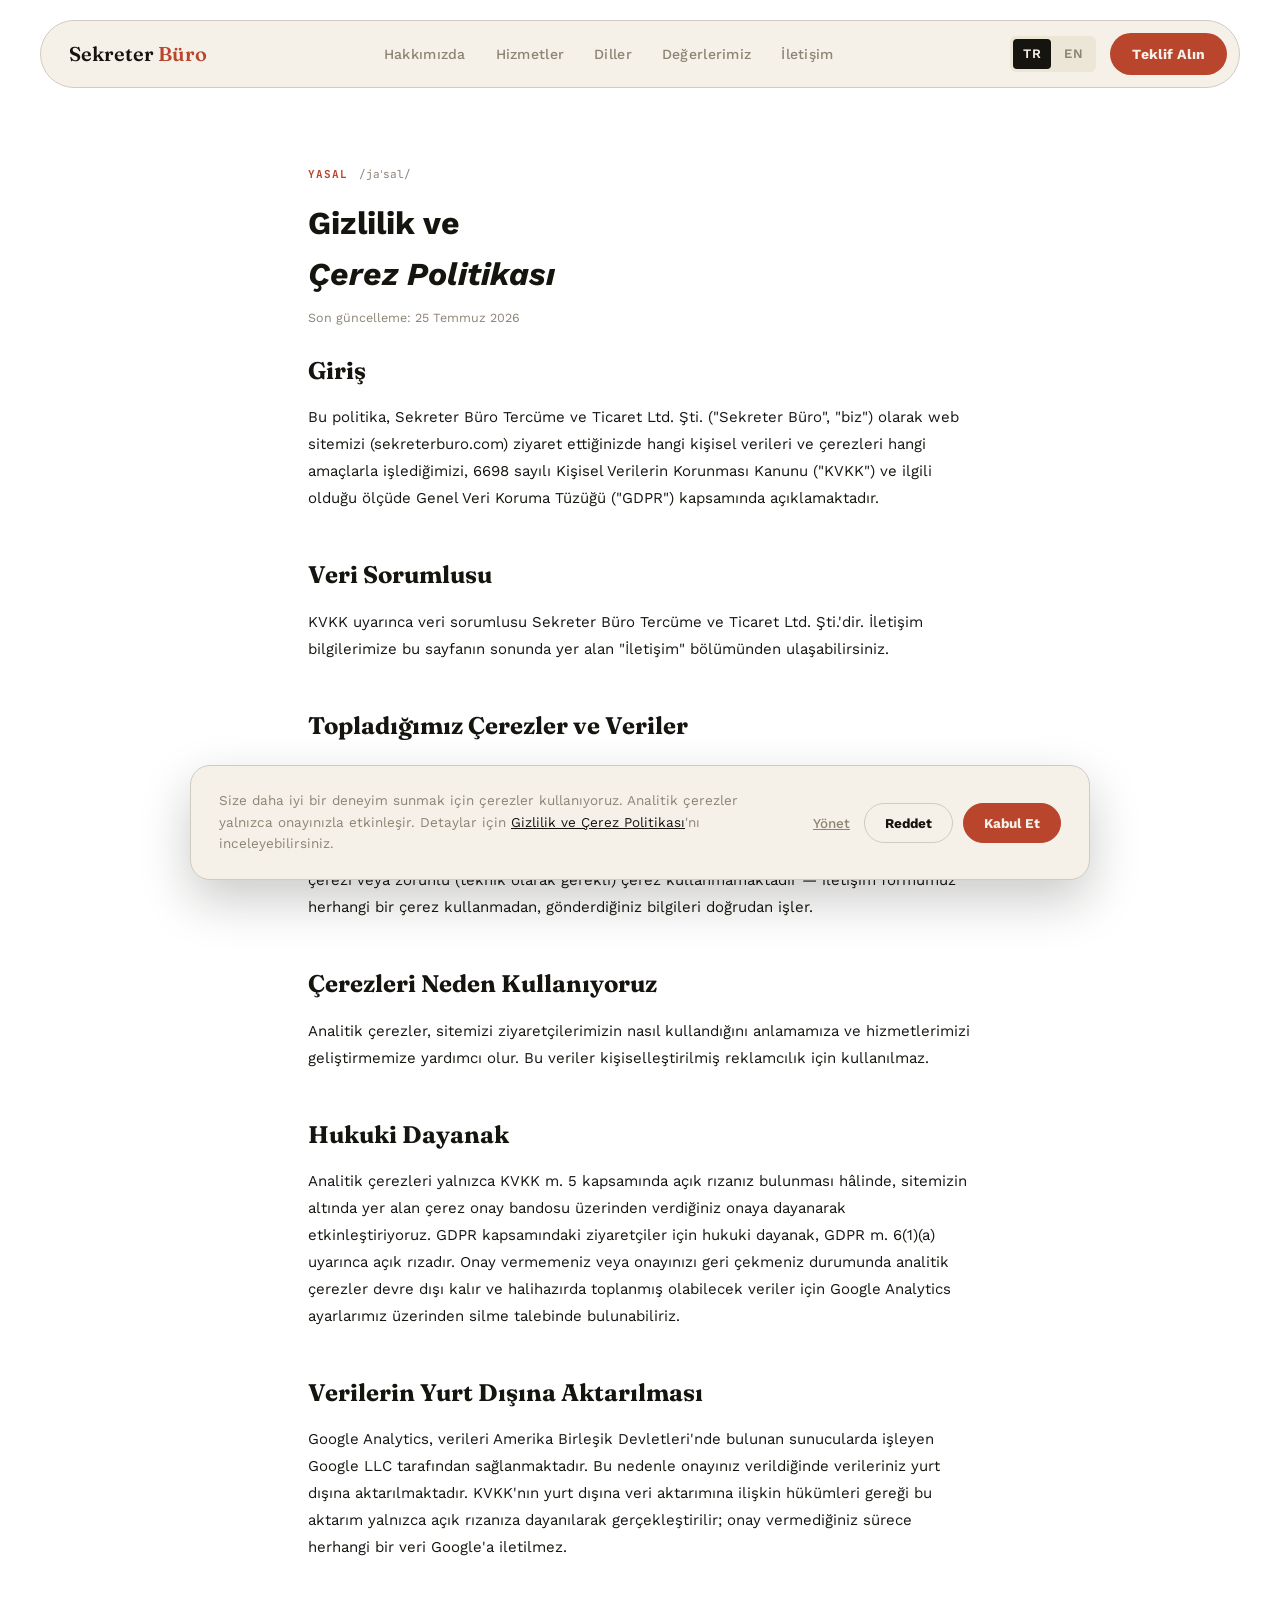
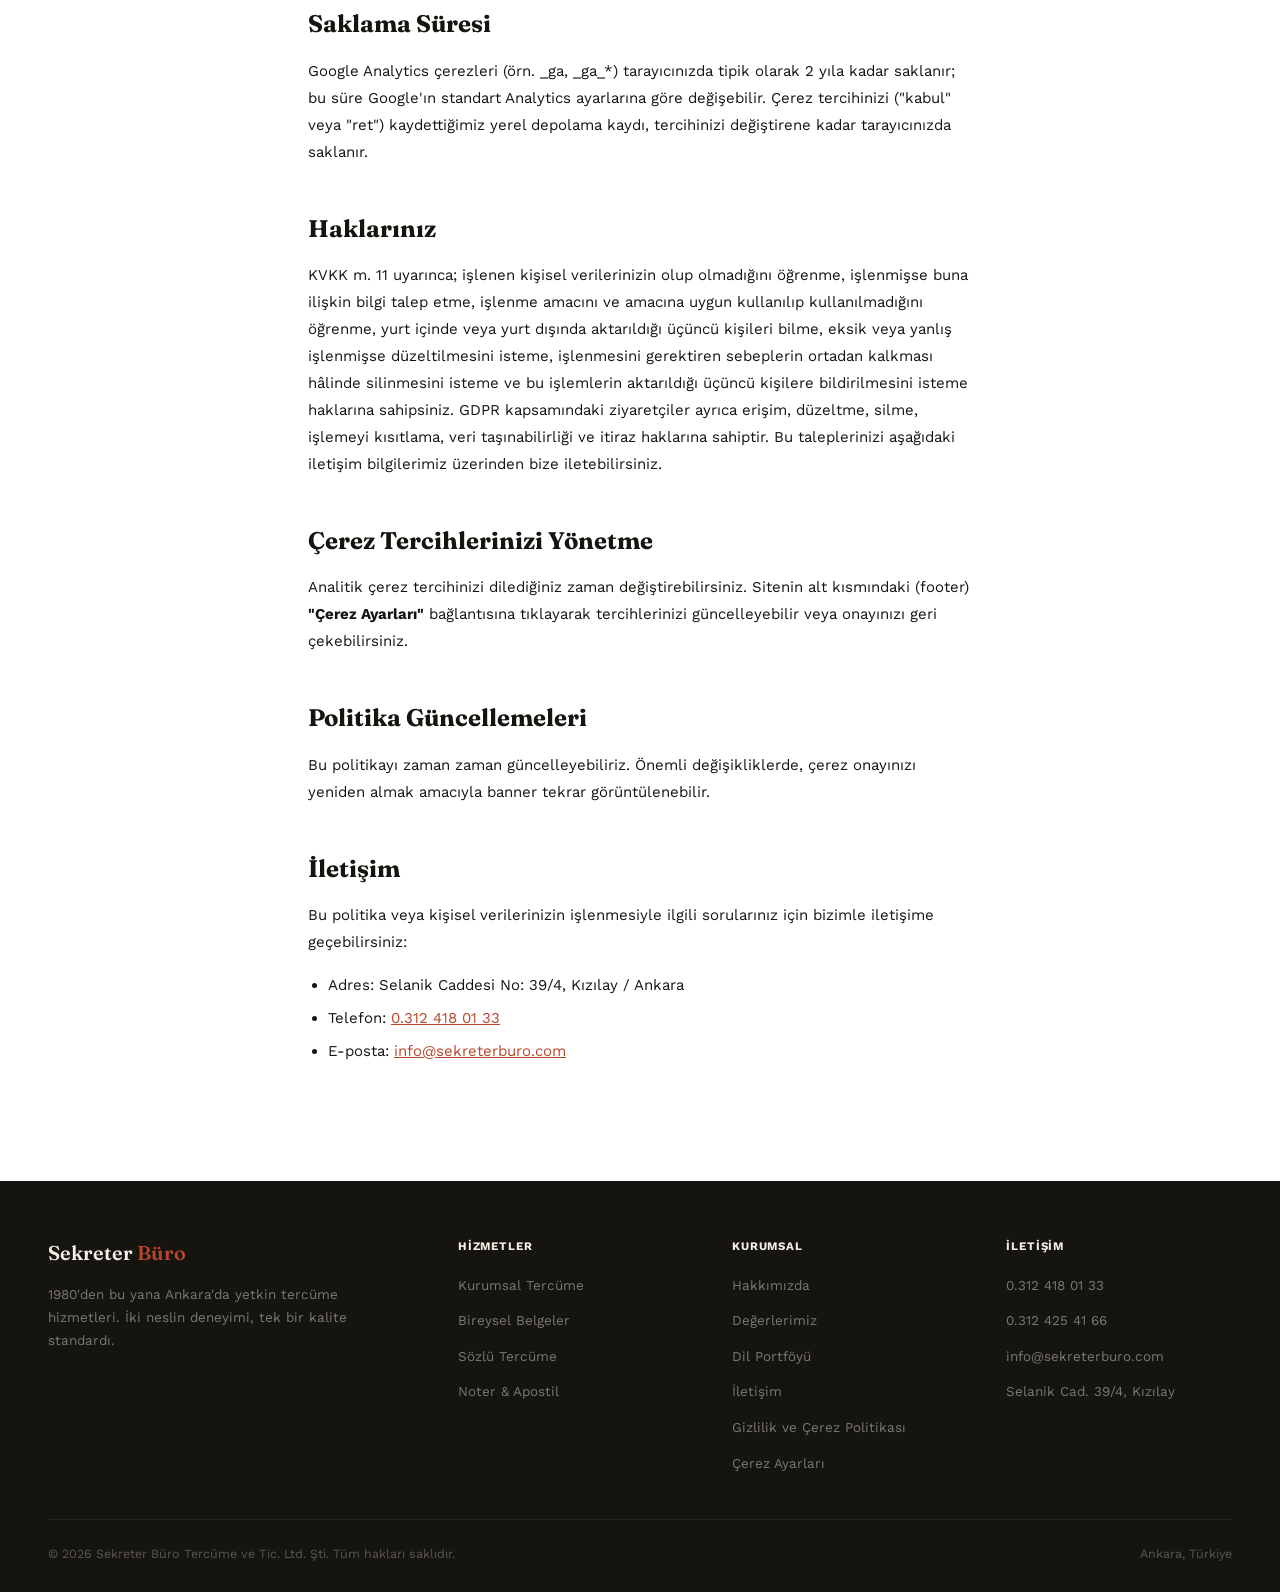
<file: gizlilik-politikasi.html>
<!DOCTYPE html>
<html lang="tr">
<head>
  <meta charset="UTF-8">
  <meta name="viewport" content="width=device-width, initial-scale=1.0">

  <!-- See index.html for notes on the consent-gated GA setup. -->
  <script>window.GA_MEASUREMENT_ID = '__GA_MEASUREMENT_ID__';</script>

  <title>Gizlilik ve Çerez Politikası | Sekreter Büro</title>
  <meta name="description" content="Sekreter Büro'nun KVKK ve GDPR kapsamında kişisel verileri ve çerezleri nasıl işlediğine dair gizlilik ve çerez politikası.">
  <meta name="robots" content="noindex">
  <link rel="canonical" href="https://itssunok.github.io/sekreterburo/gizlilik-politikasi.html">
  <link rel="alternate" hreflang="tr" href="https://itssunok.github.io/sekreterburo/gizlilik-politikasi.html">
  <link rel="alternate" hreflang="en" href="https://itssunok.github.io/sekreterburo/en/gizlilik-politikasi.html">
  <link rel="alternate" hreflang="x-default" href="https://itssunok.github.io/sekreterburo/gizlilik-politikasi.html">
  <link rel="preconnect" href="https://fonts.googleapis.com">
  <link rel="preconnect" href="https://fonts.gstatic.com" crossorigin>
  <link href="https://fonts.googleapis.com/css2?family=Fraunces:ital,wght@0,400;0,500;0,600;0,700;1,400;1,500&family=Work+Sans:wght@300;400;500;600;700&family=JetBrains+Mono:wght@400;500;600&display=swap" rel="stylesheet">
  <link rel="stylesheet" href="src/assets/styles/main.css">
</head>
<body>

<!-- ═══════════════════════════════════════════════
     NAVIGATION
═══════════════════════════════════════════════ -->
<nav>
  <a href="./" class="nav-logo">Sekreter&nbsp;<span>Büro</span></a>

  <ul class="nav-links">
    <li><a href="./#about">Hakkımızda</a></li>
    <li><a href="./#services">Hizmetler</a></li>
    <li><a href="./#languages">Diller</a></li>
    <li><a href="./#confidentiality">Değerlerimiz</a></li>
    <li><a href="./#contact">İletişim</a></li>
  </ul>

  <div class="nav-right">
    <div class="lang-switcher">
      <a class="lang-btn active" href="./gizlilik-politikasi.html">TR</a>
      <a class="lang-btn" href="en/gizlilik-politikasi.html">EN</a>
    </div>
    <a href="./#contact" class="nav-cta">Teklif Alın</a>
  </div>

  <!-- Hamburger (mobile only) -->
  <button class="nav-hamburger" id="hamburger" onclick="toggleMenu()" aria-label="Menu">
    <span></span><span></span><span></span>
  </button>
</nav>

<!-- Mobile drawer -->
<div class="mobile-menu" id="mobileMenu">
  <a href="./#about"           onclick="closeMenu()">Hakkımızda</a>
  <a href="./#services"        onclick="closeMenu()">Hizmetler</a>
  <a href="./#languages"       onclick="closeMenu()">Diller</a>
  <a href="./#confidentiality" onclick="closeMenu()">Değerlerimiz</a>
  <a href="./#contact"         onclick="closeMenu()">İletişim</a>
  <a href="./#contact" class="mobile-cta" onclick="closeMenu()">Teklif Alın →</a>
  <div class="mobile-lang">
    <a href="./gizlilik-politikasi.html" class="active">TR</a>
    <a href="en/gizlilik-politikasi.html" class="">EN</a>
  </div>
</div>

<!-- ═══════════════════════════════════════════════
     LEGAL CONTENT
═══════════════════════════════════════════════ -->
<div class="legal-page">
  <div class="section-tag">
    <span class="tag-word">Yasal</span>
    <span class="tag-phon">/jaˈsal/</span>
  </div>
  <h1 class="section-title">Gizlilik ve<br><em>Çerez Politikası</em></h1>
  <p class="legal-updated">Son güncelleme: 25 Temmuz 2026</p>

  <div class="legal-content">
    <h2>Giriş</h2>
    <p>Bu politika, Sekreter Büro Tercüme ve Ticaret Ltd. Şti. ("Sekreter Büro", "biz") olarak web sitemizi (sekreterburo.com) ziyaret ettiğinizde hangi kişisel verileri ve çerezleri hangi amaçlarla işlediğimizi, 6698 sayılı Kişisel Verilerin Korunması Kanunu ("KVKK") ve ilgili olduğu ölçüde Genel Veri Koruma Tüzüğü ("GDPR") kapsamında açıklamaktadır.</p>

    <h2>Veri Sorumlusu</h2>
    <p>KVKK uyarınca veri sorumlusu Sekreter Büro Tercüme ve Ticaret Ltd. Şti.'dir. İletişim bilgilerimize bu sayfanın sonunda yer alan "İletişim" bölümünden ulaşabilirsiniz.</p>

    <h2>Topladığımız Çerezler ve Veriler</h2>
    <p>Web sitemiz şu anda yalnızca Google Analytics (GA4) aracılığıyla anonim/istatistiksel ziyaretçi verisi toplamaktadır — sayfa görüntülemeleri, oturum süresi, yaklaşık coğrafi konum ve cihaz/tarayıcı bilgisi gibi. Bu veriler, bu politikada açıklanan onay mekanizması olmadan toplanmaz. Sitemiz şu anda başka herhangi bir üçüncü taraf izleme aracı, reklam çerezi veya zorunlu (teknik olarak gerekli) çerez kullanmamaktadır — iletişim formumuz herhangi bir çerez kullanmadan, gönderdiğiniz bilgileri doğrudan işler.</p>

    <h2>Çerezleri Neden Kullanıyoruz</h2>
    <p>Analitik çerezler, sitemizi ziyaretçilerimizin nasıl kullandığını anlamamıza ve hizmetlerimizi geliştirmemize yardımcı olur. Bu veriler kişiselleştirilmiş reklamcılık için kullanılmaz.</p>

    <h2>Hukuki Dayanak</h2>
    <p>Analitik çerezleri yalnızca KVKK m. 5 kapsamında açık rızanız bulunması hâlinde, sitemizin altında yer alan çerez onay bandosu üzerinden verdiğiniz onaya dayanarak etkinleştiriyoruz. GDPR kapsamındaki ziyaretçiler için hukuki dayanak, GDPR m. 6(1)(a) uyarınca açık rızadır. Onay vermemeniz veya onayınızı geri çekmeniz durumunda analitik çerezler devre dışı kalır ve halihazırda toplanmış olabilecek veriler için Google Analytics ayarlarımız üzerinden silme talebinde bulunabiliriz.</p>

    <h2>Verilerin Yurt Dışına Aktarılması</h2>
    <p>Google Analytics, verileri Amerika Birleşik Devletleri'nde bulunan sunucularda işleyen Google LLC tarafından sağlanmaktadır. Bu nedenle onayınız verildiğinde verileriniz yurt dışına aktarılmaktadır. KVKK'nın yurt dışına veri aktarımına ilişkin hükümleri gereği bu aktarım yalnızca açık rızanıza dayanılarak gerçekleştirilir; onay vermediğiniz sürece herhangi bir veri Google'a iletilmez.</p>

    <h2>Saklama Süresi</h2>
    <p>Google Analytics çerezleri (örn. _ga, _ga_*) tarayıcınızda tipik olarak 2 yıla kadar saklanır; bu süre Google'ın standart Analytics ayarlarına göre değişebilir. Çerez tercihinizi ("kabul" veya "ret") kaydettiğimiz yerel depolama kaydı, tercihinizi değiştirene kadar tarayıcınızda saklanır.</p>

    <h2>Haklarınız</h2>
    <p>KVKK m. 11 uyarınca; işlenen kişisel verilerinizin olup olmadığını öğrenme, işlenmişse buna ilişkin bilgi talep etme, işlenme amacını ve amacına uygun kullanılıp kullanılmadığını öğrenme, yurt içinde veya yurt dışında aktarıldığı üçüncü kişileri bilme, eksik veya yanlış işlenmişse düzeltilmesini isteme, işlenmesini gerektiren sebeplerin ortadan kalkması hâlinde silinmesini isteme ve bu işlemlerin aktarıldığı üçüncü kişilere bildirilmesini isteme haklarına sahipsiniz. GDPR kapsamındaki ziyaretçiler ayrıca erişim, düzeltme, silme, işlemeyi kısıtlama, veri taşınabilirliği ve itiraz haklarına sahiptir. Bu taleplerinizi aşağıdaki iletişim bilgilerimiz üzerinden bize iletebilirsiniz.</p>

    <h2>Çerez Tercihlerinizi Yönetme</h2>
    <p>Analitik çerez tercihinizi dilediğiniz zaman değiştirebilirsiniz. Sitenin alt kısmındaki (footer) <strong>"Çerez Ayarları"</strong> bağlantısına tıklayarak tercihlerinizi güncelleyebilir veya onayınızı geri çekebilirsiniz.</p>

    <h2>Politika Güncellemeleri</h2>
    <p>Bu politikayı zaman zaman güncelleyebiliriz. Önemli değişikliklerde, çerez onayınızı yeniden almak amacıyla banner tekrar görüntülenebilir.</p>

    <h2>İletişim</h2>
    <p>Bu politika veya kişisel verilerinizin işlenmesiyle ilgili sorularınız için bizimle iletişime geçebilirsiniz:</p>
    <ul>
      <li>Adres: Selanik Caddesi No: 39/4, Kızılay / Ankara</li>
      <li>Telefon: <a href="tel:+903124180133">0.312 418 01 33</a></li>
      <li>E-posta: <a href="mailto:info@sekreterburo.com">info@sekreterburo.com</a></li>
    </ul>
  </div>
</div>

<!-- ═══════════════════════════════════════════════
     FOOTER
═══════════════════════════════════════════════ -->
<footer>
  <div class="footer-grid">
    <div class="ft-brand">
      <a href="./" class="nav-logo">Sekreter&nbsp;<span>Büro</span></a>
      <p>1980'den bu yana Ankara'da yetkin tercüme hizmetleri. İki neslin deneyimi, tek bir kalite standardı.</p>
    </div>
    <div class="ft-col">
      <h4>Hizmetler</h4>
      <ul>
        <li><a href="./#services">Kurumsal Tercüme</a></li>
        <li><a href="./#services">Bireysel Belgeler</a></li>
        <li><a href="./#services">Sözlü Tercüme</a></li>
        <li><a href="./#services">Noter & Apostil</a></li>
      </ul>
    </div>
    <div class="ft-col">
      <h4>Kurumsal</h4>
      <ul>
        <li><a href="./#about">Hakkımızda</a></li>
        <li><a href="./#confidentiality">Değerlerimiz</a></li>
        <li><a href="./#languages">Dil Portföyü</a></li>
        <li><a href="./#contact">İletişim</a></li>
        <li><a href="./gizlilik-politikasi.html">Gizlilik ve Çerez Politikası</a></li>
        <li><a href="#" onclick="openConsentManager(); return false;">Çerez Ayarları</a></li>
      </ul>
    </div>
    <div class="ft-col">
      <h4>İletişim</h4>
      <ul>
        <li><a href="tel:+903124180133">0.312 418 01 33</a></li>
        <li><a href="tel:+903124254166">0.312 425 41 66</a></li>
        <li><a href="mailto:info@sekreterburo.com">info@sekreterburo.com</a></li>
        <li><a href="./#contact">Selanik Cad. 39/4, Kızılay</a></li>
      </ul>
    </div>
  </div>
  <div class="footer-bottom">
    <p>© <span id="copyright-year">2024</span> Sekreter Büro Tercüme ve Tic. Ltd. Şti. Tüm hakları saklıdır.</p>
    <p>Ankara, Türkiye</p>
  </div>
</footer>

<!-- ═══════════════════════════════════════════════
     COOKIE CONSENT
═══════════════════════════════════════════════ -->
<div class="consent-banner" id="consentBanner" hidden>
  <div class="consent-top">
    <p class="consent-text">
      Size daha iyi bir deneyim sunmak için çerezler kullanıyoruz. Analitik çerezler yalnızca onayınızla etkinleşir. Detaylar için <a href="./gizlilik-politikasi.html">Gizlilik ve Çerez Politikası</a>'nı inceleyebilirsiniz.
    </p>
    <div class="consent-actions">
      <button type="button" class="consent-link-btn" id="consentManageBtn">Yönet</button>
      <button type="button" class="consent-btn consent-btn-reject" id="consentRejectBtn">Reddet</button>
      <button type="button" class="consent-btn consent-btn-accept" id="consentAcceptBtn">Kabul Et</button>
    </div>
  </div>
  <div class="consent-panel" id="consentPanel" hidden>
    <div class="consent-row">
      <div>
        <strong>Zorunlu</strong>
        <p>Bu site şu anda zorunlu herhangi bir çerez kullanmamaktadır. Bu seçenek yalnızca bilgilendirme amaçlıdır.</p>
      </div>
      <label class="consent-toggle">
        <input type="checkbox" checked disabled>
        <span></span>
      </label>
    </div>
    <div class="consent-row">
      <div>
        <strong>Analitik</strong>
        <p>Google Analytics aracılığıyla ziyaretçi istatistiklerini anonim olarak analiz etmemize yardımcı olur.</p>
      </div>
      <label class="consent-toggle">
        <input type="checkbox" id="consentAnalyticsToggle">
        <span></span>
      </label>
    </div>
    <button type="button" class="consent-btn consent-btn-accept consent-save-btn" id="consentSaveBtn">Tercihleri Kaydet</button>
  </div>
</div>

<!-- ═══════════════════════════════════════════════
     JAVASCRIPT
═══════════════════════════════════════════════ -->
<script src="src/assets/js/main.js" defer></script>
<script src="src/assets/js/consent.js" defer></script>
</body>
</html>
</file>
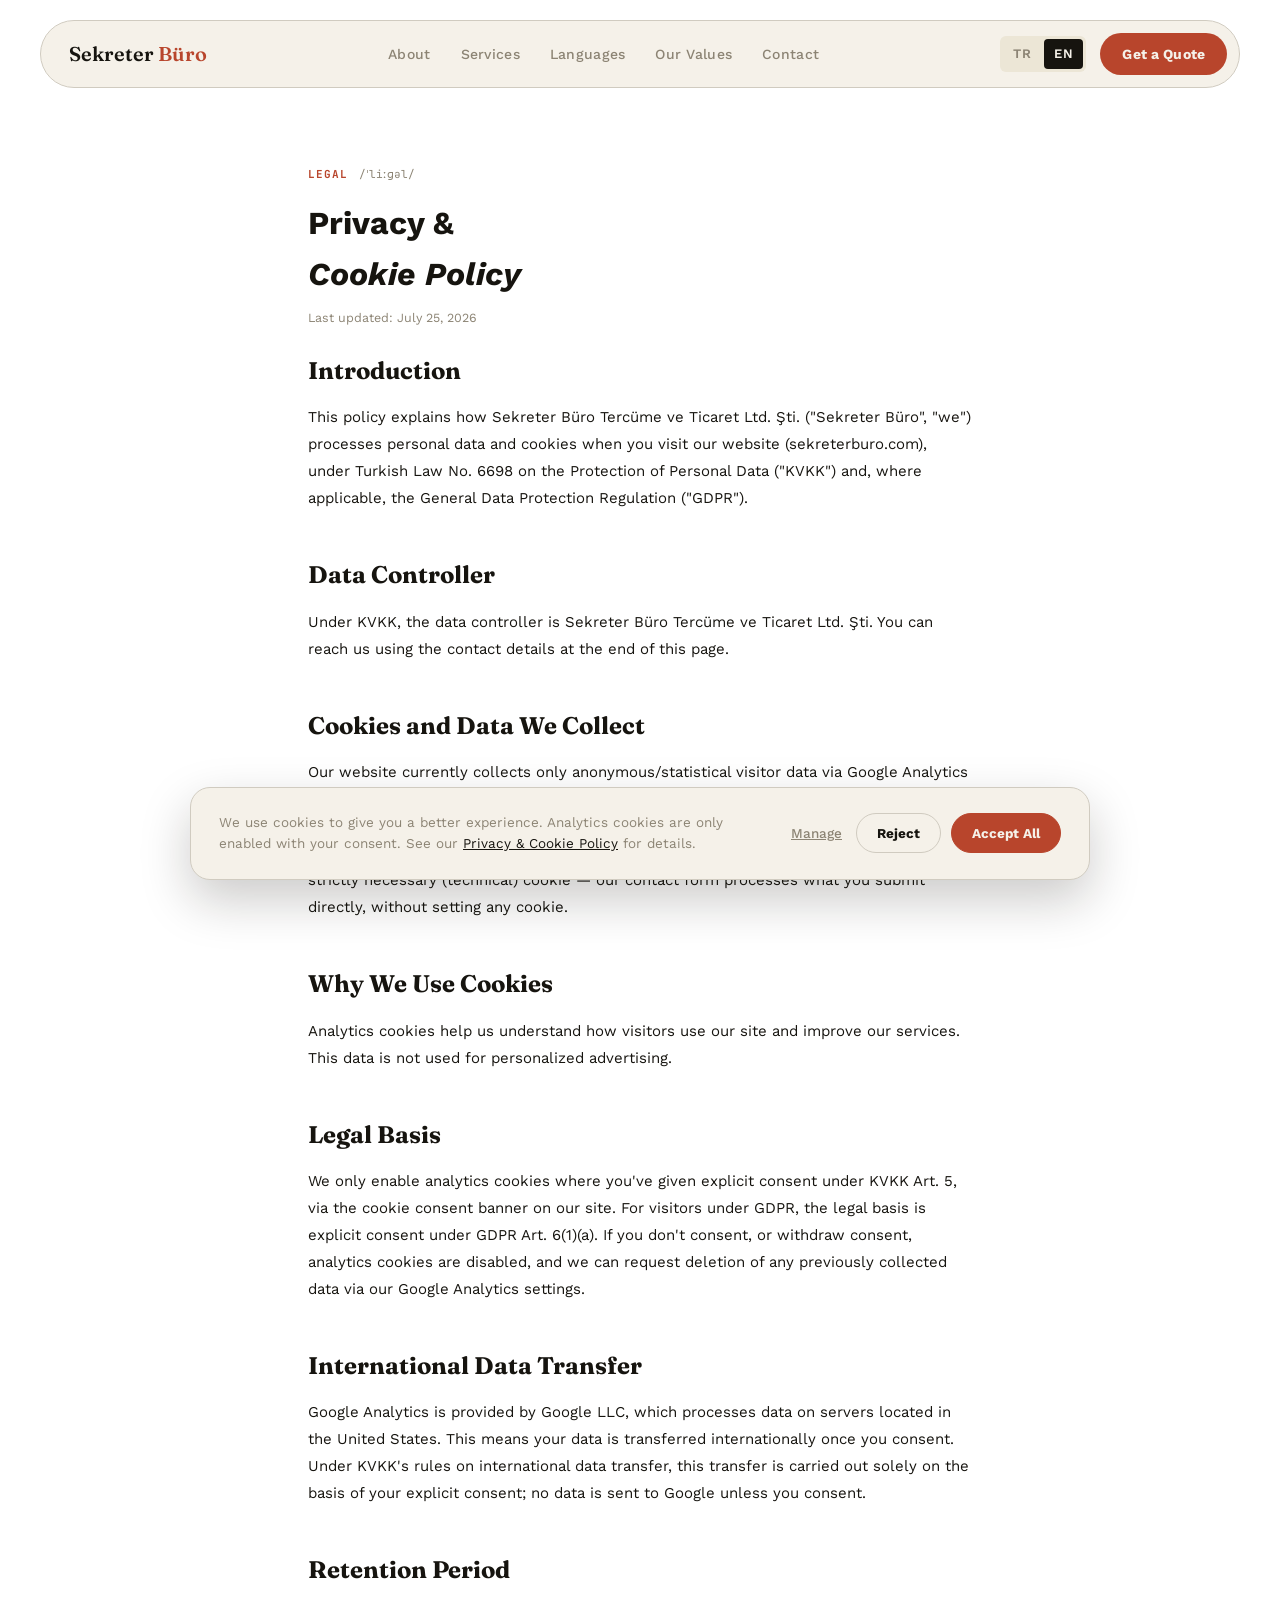
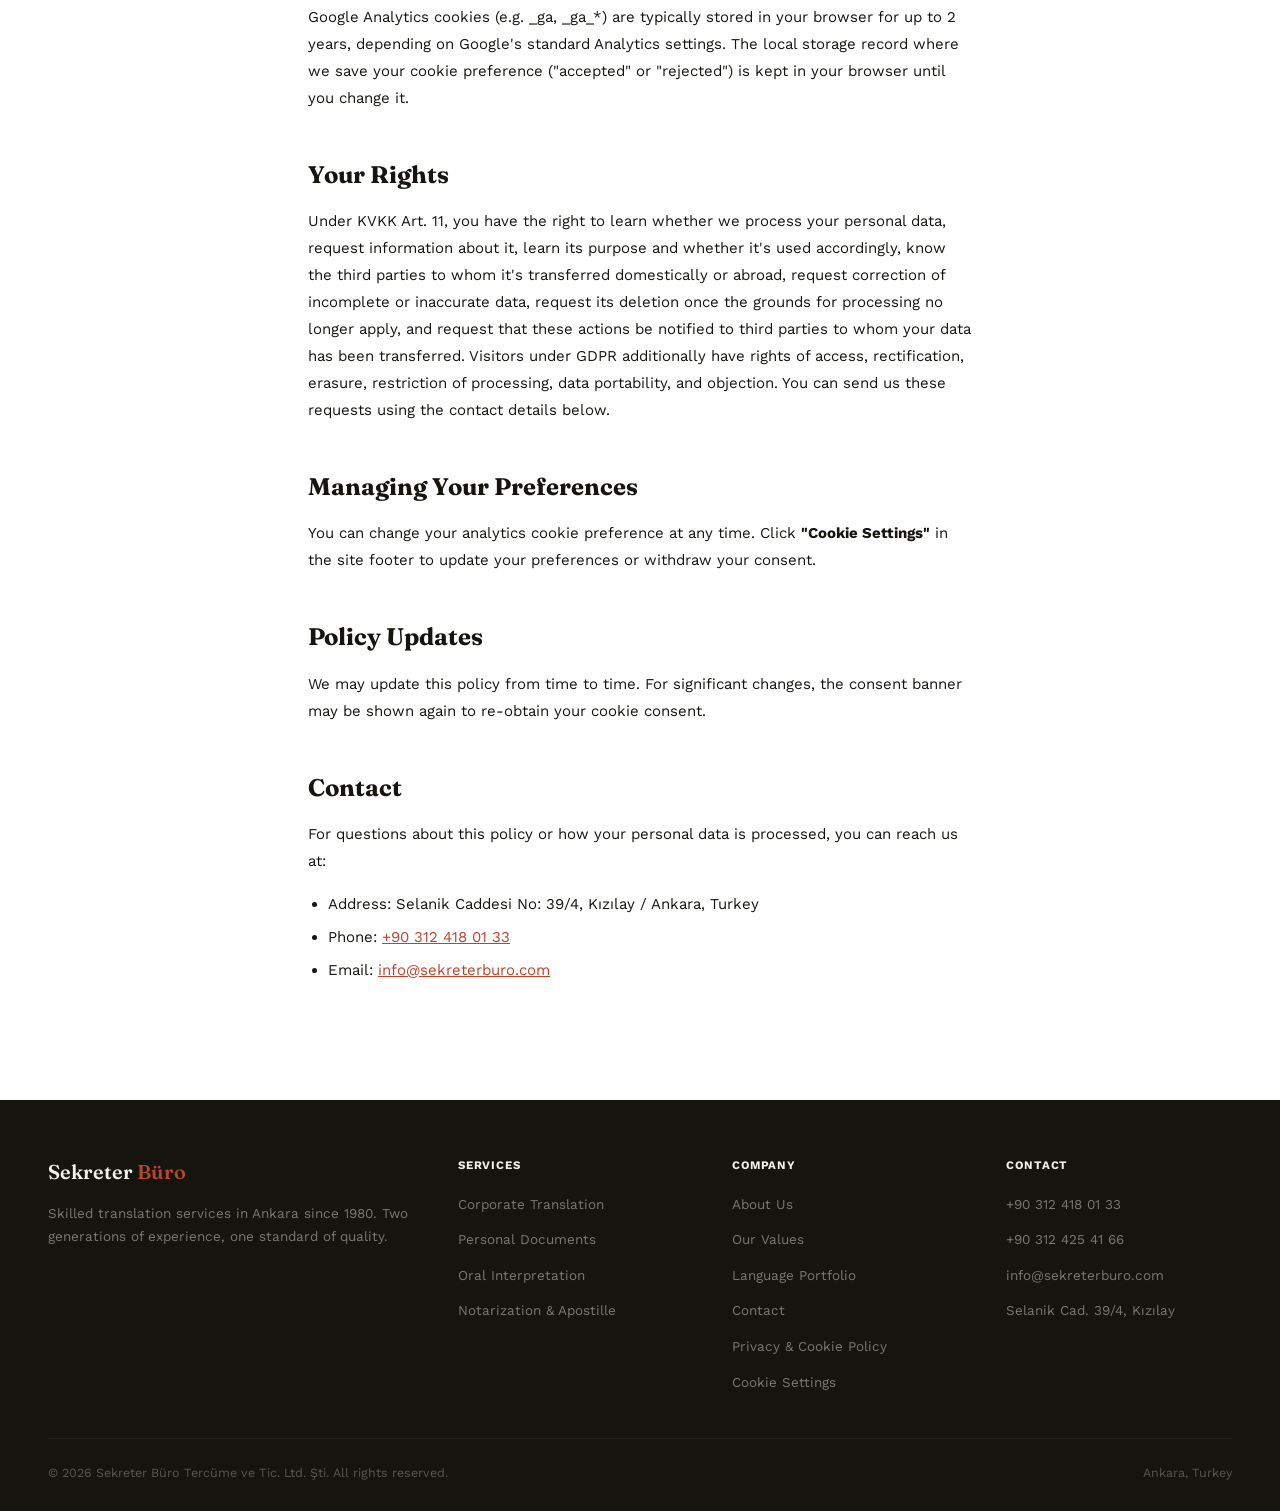
<file: en/gizlilik-politikasi.html>
<!DOCTYPE html>
<html lang="en">
<head>
  <meta charset="UTF-8">
  <meta name="viewport" content="width=device-width, initial-scale=1.0">

  <!-- See index.html for notes on the consent-gated GA setup. -->
  <script>window.GA_MEASUREMENT_ID = '__GA_MEASUREMENT_ID__';</script>

  <title>Privacy & Cookie Policy | Sekreter Büro</title>
  <meta name="description" content="How Sekreter Büro processes personal data and cookies under Turkish KVKK and GDPR — our privacy and cookie policy.">
  <meta name="robots" content="noindex">
  <link rel="canonical" href="https://itssunok.github.io/sekreterburo/en/gizlilik-politikasi.html">
  <link rel="alternate" hreflang="tr" href="https://itssunok.github.io/sekreterburo/gizlilik-politikasi.html">
  <link rel="alternate" hreflang="en" href="https://itssunok.github.io/sekreterburo/en/gizlilik-politikasi.html">
  <link rel="alternate" hreflang="x-default" href="https://itssunok.github.io/sekreterburo/gizlilik-politikasi.html">
  <link rel="preconnect" href="https://fonts.googleapis.com">
  <link rel="preconnect" href="https://fonts.gstatic.com" crossorigin>
  <link href="https://fonts.googleapis.com/css2?family=Fraunces:ital,wght@0,400;0,500;0,600;0,700;1,400;1,500&family=Work+Sans:wght@300;400;500;600;700&family=JetBrains+Mono:wght@400;500;600&display=swap" rel="stylesheet">
  <link rel="stylesheet" href="../src/assets/styles/main.css">
</head>
<body>

<!-- ═══════════════════════════════════════════════
     NAVIGATION
═══════════════════════════════════════════════ -->
<nav>
  <a href="./" class="nav-logo">Sekreter&nbsp;<span>Büro</span></a>

  <ul class="nav-links">
    <li><a href="./#about">About</a></li>
    <li><a href="./#services">Services</a></li>
    <li><a href="./#languages">Languages</a></li>
    <li><a href="./#confidentiality">Our Values</a></li>
    <li><a href="./#contact">Contact</a></li>
  </ul>

  <div class="nav-right">
    <div class="lang-switcher">
      <a class="lang-btn" href="../gizlilik-politikasi.html">TR</a>
      <a class="lang-btn active" href="./gizlilik-politikasi.html">EN</a>
    </div>
    <a href="./#contact" class="nav-cta">Get a Quote</a>
  </div>

  <!-- Hamburger (mobile only) -->
  <button class="nav-hamburger" id="hamburger" onclick="toggleMenu()" aria-label="Menu">
    <span></span><span></span><span></span>
  </button>
</nav>

<!-- Mobile drawer -->
<div class="mobile-menu" id="mobileMenu">
  <a href="./#about"           onclick="closeMenu()">About</a>
  <a href="./#services"        onclick="closeMenu()">Services</a>
  <a href="./#languages"       onclick="closeMenu()">Languages</a>
  <a href="./#confidentiality" onclick="closeMenu()">Our Values</a>
  <a href="./#contact"         onclick="closeMenu()">Contact</a>
  <a href="./#contact" class="mobile-cta" onclick="closeMenu()">Get a Quote →</a>
  <div class="mobile-lang">
    <a href="../gizlilik-politikasi.html" class="">TR</a>
    <a href="./gizlilik-politikasi.html" class="active">EN</a>
  </div>
</div>

<!-- ═══════════════════════════════════════════════
     LEGAL CONTENT
═══════════════════════════════════════════════ -->
<div class="legal-page">
  <div class="section-tag">
    <span class="tag-word">Legal</span>
    <span class="tag-phon">/ˈliːɡəl/</span>
  </div>
  <h1 class="section-title">Privacy &amp;<br><em>Cookie Policy</em></h1>
  <p class="legal-updated">Last updated: July 25, 2026</p>

  <div class="legal-content">
    <h2>Introduction</h2>
    <p>This policy explains how Sekreter Büro Tercüme ve Ticaret Ltd. Şti. ("Sekreter Büro", "we") processes personal data and cookies when you visit our website (sekreterburo.com), under Turkish Law No. 6698 on the Protection of Personal Data ("KVKK") and, where applicable, the General Data Protection Regulation ("GDPR").</p>

    <h2>Data Controller</h2>
    <p>Under KVKK, the data controller is Sekreter Büro Tercüme ve Ticaret Ltd. Şti. You can reach us using the contact details at the end of this page.</p>

    <h2>Cookies and Data We Collect</h2>
    <p>Our website currently collects only anonymous/statistical visitor data via Google Analytics (GA4) — page views, session duration, approximate geographic location, and device/browser information. This data is never collected without the consent described below. We do not currently use any other third-party tracking tool, advertising cookie, or strictly necessary (technical) cookie — our contact form processes what you submit directly, without setting any cookie.</p>

    <h2>Why We Use Cookies</h2>
    <p>Analytics cookies help us understand how visitors use our site and improve our services. This data is not used for personalized advertising.</p>

    <h2>Legal Basis</h2>
    <p>We only enable analytics cookies where you've given explicit consent under KVKK Art. 5, via the cookie consent banner on our site. For visitors under GDPR, the legal basis is explicit consent under GDPR Art. 6(1)(a). If you don't consent, or withdraw consent, analytics cookies are disabled, and we can request deletion of any previously collected data via our Google Analytics settings.</p>

    <h2>International Data Transfer</h2>
    <p>Google Analytics is provided by Google LLC, which processes data on servers located in the United States. This means your data is transferred internationally once you consent. Under KVKK's rules on international data transfer, this transfer is carried out solely on the basis of your explicit consent; no data is sent to Google unless you consent.</p>

    <h2>Retention Period</h2>
    <p>Google Analytics cookies (e.g. _ga, _ga_*) are typically stored in your browser for up to 2 years, depending on Google's standard Analytics settings. The local storage record where we save your cookie preference ("accepted" or "rejected") is kept in your browser until you change it.</p>

    <h2>Your Rights</h2>
    <p>Under KVKK Art. 11, you have the right to learn whether we process your personal data, request information about it, learn its purpose and whether it's used accordingly, know the third parties to whom it's transferred domestically or abroad, request correction of incomplete or inaccurate data, request its deletion once the grounds for processing no longer apply, and request that these actions be notified to third parties to whom your data has been transferred. Visitors under GDPR additionally have rights of access, rectification, erasure, restriction of processing, data portability, and objection. You can send us these requests using the contact details below.</p>

    <h2>Managing Your Preferences</h2>
    <p>You can change your analytics cookie preference at any time. Click <strong>"Cookie Settings"</strong> in the site footer to update your preferences or withdraw your consent.</p>

    <h2>Policy Updates</h2>
    <p>We may update this policy from time to time. For significant changes, the consent banner may be shown again to re-obtain your cookie consent.</p>

    <h2>Contact</h2>
    <p>For questions about this policy or how your personal data is processed, you can reach us at:</p>
    <ul>
      <li>Address: Selanik Caddesi No: 39/4, Kızılay / Ankara, Turkey</li>
      <li>Phone: <a href="tel:+903124180133">+90 312 418 01 33</a></li>
      <li>Email: <a href="mailto:info@sekreterburo.com">info@sekreterburo.com</a></li>
    </ul>
  </div>
</div>

<!-- ═══════════════════════════════════════════════
     FOOTER
═══════════════════════════════════════════════ -->
<footer>
  <div class="footer-grid">
    <div class="ft-brand">
      <a href="./" class="nav-logo">Sekreter&nbsp;<span>Büro</span></a>
      <p>Skilled translation services in Ankara since 1980. Two generations of experience, one standard of quality.</p>
    </div>
    <div class="ft-col">
      <h4>Services</h4>
      <ul>
        <li><a href="./#services">Corporate Translation</a></li>
        <li><a href="./#services">Personal Documents</a></li>
        <li><a href="./#services">Oral Interpretation</a></li>
        <li><a href="./#services">Notarization & Apostille</a></li>
      </ul>
    </div>
    <div class="ft-col">
      <h4>Company</h4>
      <ul>
        <li><a href="./#about">About Us</a></li>
        <li><a href="./#confidentiality">Our Values</a></li>
        <li><a href="./#languages">Language Portfolio</a></li>
        <li><a href="./#contact">Contact</a></li>
        <li><a href="./gizlilik-politikasi.html">Privacy & Cookie Policy</a></li>
        <li><a href="#" onclick="openConsentManager(); return false;">Cookie Settings</a></li>
      </ul>
    </div>
    <div class="ft-col">
      <h4>Contact</h4>
      <ul>
        <li><a href="tel:+903124180133">+90 312 418 01 33</a></li>
        <li><a href="tel:+903124254166">+90 312 425 41 66</a></li>
        <li><a href="mailto:info@sekreterburo.com">info@sekreterburo.com</a></li>
        <li><a href="./#contact">Selanik Cad. 39/4, Kızılay</a></li>
      </ul>
    </div>
  </div>
  <div class="footer-bottom">
    <p>© <span id="copyright-year">2024</span> Sekreter Büro Tercüme ve Tic. Ltd. Şti. All rights reserved.</p>
    <p>Ankara, Turkey</p>
  </div>
</footer>

<!-- ═══════════════════════════════════════════════
     COOKIE CONSENT
═══════════════════════════════════════════════ -->
<div class="consent-banner" id="consentBanner" hidden>
  <div class="consent-top">
    <p class="consent-text">
      We use cookies to give you a better experience. Analytics cookies are only enabled with your consent. See our <a href="./gizlilik-politikasi.html">Privacy &amp; Cookie Policy</a> for details.
    </p>
    <div class="consent-actions">
      <button type="button" class="consent-link-btn" id="consentManageBtn">Manage</button>
      <button type="button" class="consent-btn consent-btn-reject" id="consentRejectBtn">Reject</button>
      <button type="button" class="consent-btn consent-btn-accept" id="consentAcceptBtn">Accept All</button>
    </div>
  </div>
  <div class="consent-panel" id="consentPanel" hidden>
    <div class="consent-row">
      <div>
        <strong>Necessary</strong>
        <p>This site does not currently use any strictly necessary cookies. This option is shown for information only.</p>
      </div>
      <label class="consent-toggle">
        <input type="checkbox" checked disabled>
        <span></span>
      </label>
    </div>
    <div class="consent-row">
      <div>
        <strong>Analytics</strong>
        <p>Helps us understand visitor statistics anonymously via Google Analytics.</p>
      </div>
      <label class="consent-toggle">
        <input type="checkbox" id="consentAnalyticsToggle">
        <span></span>
      </label>
    </div>
    <button type="button" class="consent-btn consent-btn-accept consent-save-btn" id="consentSaveBtn">Save Preferences</button>
  </div>
</div>

<!-- ═══════════════════════════════════════════════
     JAVASCRIPT
═══════════════════════════════════════════════ -->
<script src="../src/assets/js/main.js" defer></script>
<script src="../src/assets/js/consent.js" defer></script>
</body>
</html>
</file>
<file: src/assets/styles/main.css>
*, *::before, *::after { box-sizing: border-box; margin: 0; padding: 0; }

    :root {
      --paper:      #F5F1E9;
      --paper-dim:  #ECE6D6;
      --ink:        #16140F;
      --stamp:      #B8452C;
      --sage:       #6E7458;
      --taupe:      #8C8474;
      --white:      #FFFFFF;
      --border:     color-mix(in srgb, var(--taupe) 35%, var(--paper));
    }

    html { scroll-behavior: smooth; }

    body {
      font-family: 'Work Sans', sans-serif;
      color: var(--ink);
      background: var(--white);
      line-height: 1.6;
    }

    /* ─── NAVIGATION ─── */
    nav {
      position: fixed; top: 20px; left: 20px; right: 20px; z-index: 1000;
      max-width: 1200px; margin: 0 auto;
      background: var(--paper);
      border: 1px solid var(--border);
      border-radius: 50px;
      box-shadow: 0 10px 30px rgba(22,20,15,0.1);
      padding: 0 12px 0 28px; height: 68px;
      display: flex; align-items: center; justify-content: space-between;
    }
    .nav-logo {
      font-family: 'Fraunces', serif;
      font-size: 20px; font-weight: 600;
      color: var(--ink); text-decoration: none;
    }
    .nav-logo span { color: var(--stamp); }
    .nav-links { display: flex; gap: 30px; list-style: none; }
    .nav-links a {
      color: var(--taupe); text-decoration: none;
      font-size: 14px; font-weight: 500; letter-spacing: 0.02em;
      transition: color 0.2s;
    }
    .nav-links a:hover { color: var(--stamp); }
    .nav-right { display: flex; align-items: center; gap: 14px; }
    .lang-switcher {
      display: flex; gap: 3px;
      background: var(--paper-dim);
      border-radius: 6px; padding: 3px;
    }
    .lang-btn {
      background: none; border: none;
      color: var(--taupe);
      font-size: 13px; font-weight: 600;
      padding: 5px 10px; border-radius: 4px;
      cursor: pointer; font-family: 'Work Sans', sans-serif;
      transition: all 0.18s; letter-spacing: 0.04em;
      text-decoration: none; display: inline-flex; align-items: center;
    }
    .lang-btn.active { background: var(--ink); color: var(--paper); }
    .nav-cta {
      background: var(--stamp); color: var(--paper);
      padding: 10px 22px; border-radius: 50px;
      font-size: 14px; font-weight: 700;
      text-decoration: none; transition: background 0.2s;
      letter-spacing: 0.01em;
    }
    .nav-cta:hover { background: color-mix(in srgb, var(--stamp) 82%, black); }

    /* ─── HERO ─── */
    #hero {
      min-height: 100vh;
      background: var(--ink);
      display: flex; align-items: center;
      padding: 130px 48px 80px;
      position: relative; overflow: hidden;
    }
    .hero-glow {
      position: absolute; inset: 0; pointer-events: none;
      background:
        radial-gradient(ellipse 70% 55% at 72% 52%, rgba(184,69,44,0.09) 0%, transparent 60%),
        radial-gradient(ellipse 45% 70% at 8%  85%, rgba(22,20,15,0.7)    0%, transparent 50%);
    }
    .hero-inner {
      max-width: 1200px; margin: 0 auto; width: 100%;
      display: grid; grid-template-columns: 1fr 1fr;
      gap: 72px; align-items: center;
      position: relative; z-index: 1;
    }
    .hero-eyebrow {
      display: inline-flex; align-items: center; gap: 10px;
      color: var(--stamp); font-size: 12px; font-weight: 600;
      letter-spacing: 0.14em; text-transform: uppercase;
      margin-bottom: 22px;
    }
    .hero-eyebrow::before { content: ''; width: 28px; height: 1px; background: var(--stamp); }
    .hero-title {
      font-family: 'Fraunces', serif;
      font-size: 56px; font-weight: 700;
      color: var(--white); line-height: 1.1;
      margin-bottom: 22px;
    }
    .hero-title em { color: var(--stamp); font-style: normal; }
    .hero-sub {
      font-size: 16px; color: rgba(255,255,255,0.68);
      line-height: 1.75; margin-bottom: 38px; max-width: 460px;
    }
    .hero-actions { display: flex; gap: 18px; align-items: center; }
    .btn-primary {
      background: var(--stamp); color: var(--paper);
      padding: 14px 28px; border-radius: 50px;
      font-size: 15px; font-weight: 700;
      text-decoration: none; display: inline-flex;
      align-items: center; gap: 8px; transition: all 0.2s;
    }
    .btn-primary:hover { background: color-mix(in srgb, var(--stamp) 82%, white); transform: translateY(-1px); }
    .btn-ghost {
      color: rgba(255,255,255,0.75); font-size: 14px;
      font-weight: 500; text-decoration: none;
      display: inline-flex; align-items: center; gap: 6px;
      transition: color 0.2s;
    }
    .btn-ghost:hover { color: var(--stamp); }

    /* Hero right: full-bleed photo + plain stat numerals */
    .hero-right { display: flex; flex-direction: column; gap: 28px; }
    .hero-photo {
      border-radius: 24px;
      aspect-ratio: 4 / 3;
      box-shadow: 0 24px 60px rgba(22,20,15,0.45);
    }
    .hero-stats { display: flex; gap: 48px; }
    .stat-num {
      font-family: 'Fraunces', serif;
      font-size: 42px; font-weight: 700;
      color: var(--white); line-height: 1;
      margin-bottom: 5px;
    }
    .stat-num sup { color: var(--stamp); font-size: 22px; vertical-align: super; }
    .stat-lbl { font-size: 12px; color: rgba(255,255,255,0.55); font-weight: 500; letter-spacing: 0.02em; }

    /* ─── PHOTO DUOTONE ───
       Wrap an <img> in .photo-duo to apply the redesign's paper/stamp/ink
       duotone treatment: the image itself is desaturated, and a blended
       color overlay does the tinting. CSS-only — no pre-baked image
       variants needed, and it stays themeable if the palette changes. */
    .photo-duo { position: relative; overflow: hidden; }
    .photo-duo img {
      display: block; width: 100%; height: 100%;
      object-fit: cover;
      filter: grayscale(1) contrast(1.1) brightness(1.05);
    }
    .photo-duo::after {
      content: '';
      position: absolute; inset: 0;
      background: linear-gradient(160deg, var(--stamp) 0%, var(--ink) 100%);
      mix-blend-mode: multiply;
      opacity: 0.78;
    }

    /* ─── SECTION SHARED ─── */
    section { padding: 96px 48px; }
    .section-inner { max-width: 1200px; margin: 0 auto; }
    .section-tag {
      display: inline-flex; align-items: baseline; flex-wrap: wrap;
      column-gap: 10px; row-gap: 2px;
      font-family: 'JetBrains Mono', monospace;
      margin-bottom: 14px;
    }
    .section-tag .tag-word {
      font-size: 11px; font-weight: 700;
      letter-spacing: 0.1em; text-transform: uppercase;
      color: var(--stamp);
    }
    .section-tag .tag-phon {
      font-size: 11px; color: var(--taupe); letter-spacing: 0.01em;
    }
    h2.section-title {
      font-family: 'Fraunces', serif;
      font-size: 38px; font-weight: 700;
      color: var(--ink); line-height: 1.2;
      margin-bottom: 18px;
    }
    h2.section-title em { color: var(--stamp); font-style: normal; }
    .section-sub {
      font-size: 16px; color: var(--taupe);
      line-height: 1.7; max-width: 600px;
    }

    /* ─── ABOUT ─── */
    #about { background: var(--white); }
    .about-grid {
      display: grid; grid-template-columns: 1fr 1fr;
      gap: 80px; align-items: start;
    }
    .about-photo { border-radius: 24px; aspect-ratio: 1 / 1; }
    .about-body p {
      font-size: 15.5px; color: var(--ink);
      line-height: 1.8; margin-bottom: 18px;
    }
    .about-body p:last-child { margin-bottom: 0; }
    .about-body strong { color: var(--ink); }
    .founder-quote {
      border-left: 2px solid var(--stamp);
      padding-left: 24px; margin: 36px 0;
    }
    .founder-quote p {
      font-family: 'Fraunces', serif;
      font-size: 26px; font-weight: 500; font-style: italic;
      color: var(--ink); line-height: 1.4; margin: 0;
    }
    .founder-quote cite {
      display: block; margin-top: 14px;
      font-family: 'JetBrains Mono', monospace;
      font-size: 11.5px; letter-spacing: 0.04em;
      color: var(--taupe); font-style: normal;
    }

    /* ─── SERVICES ─── */
    #services { background: var(--paper); }
    .services-top {
      display: grid; grid-template-columns: 1fr 1fr;
      gap: 60px; align-items: start; margin-bottom: 40px;
    }
    .services-top .section-sub { margin-top: 38px; }
    .tab-row {
      display: flex; gap: 4px;
      background: rgba(22,20,15,0.07);
      border-radius: 50px; padding: 4px;
      width: fit-content; margin: 0 auto 40px;
    }
    .tab-btn {
      background: none; border: none;
      padding: 10px 20px; border-radius: 50px;
      font-size: 13.5px; font-weight: 500;
      color: var(--taupe); cursor: pointer;
      font-family: 'Work Sans', sans-serif;
      transition: all 0.18s; white-space: nowrap;
    }
    .tab-btn.active { background: var(--ink); color: var(--paper); font-weight: 600; }
    .tab-pane { display: none; }
    .tab-pane.active { display: block; }

    .card-grid { display: grid; grid-template-columns: repeat(3,1fr); gap: 18px; }
    .svc-card {
      background: var(--white); border-radius: 14px;
      padding: 28px; border: 1px solid var(--border);
      transition: all 0.22s;
    }
    .svc-card:hover {
      border-color: var(--stamp);
      box-shadow: 0 6px 28px rgba(22,20,15,0.09);
      transform: translateY(-2px);
    }
    .svc-icon {
      width: 48px; height: 48px;
      background: rgba(184,69,44,0.1);
      border-radius: 10px;
      display: flex; align-items: center; justify-content: center;
      font-size: 22px; margin-bottom: 16px;
    }
    .svc-card h3 { font-size: 15.5px; font-weight: 600; color: var(--ink); margin-bottom: 8px; }
    .svc-card p { font-size: 13.5px; color: var(--taupe); line-height: 1.65; }

    /* Oral grid: 2+3 layout */
    .oral-grid { display: grid; grid-template-columns: repeat(3,1fr); gap: 18px; }
    .oral-card {
      background: var(--white); border-radius: 14px;
      padding: 28px; border: 1px solid var(--border);
      transition: all 0.22s;
    }
    .oral-card:hover { border-color: var(--ink); box-shadow: 0 4px 18px rgba(22,20,15,0.08); }
    .oral-card.span2 { grid-column: span 2; }
    .oral-card h3 { font-size: 15.5px; font-weight: 600; color: var(--ink); margin: 14px 0 8px; }
    .oral-card p { font-size: 13.5px; color: var(--taupe); line-height: 1.65; }

    /* ─── LANGUAGES ─── */
    #languages { background: var(--ink); padding: 80px 48px; }
    #languages .section-title { color: var(--white); }
    #languages .section-sub  { color: rgba(255,255,255,0.55); }
    .languages-head {
      display: flex; align-items: center; justify-content: space-between;
      gap: 48px;
    }
    .languages-photo {
      flex-shrink: 0; width: 132px; height: 132px;
      border-radius: 50%;
      box-shadow: 0 16px 40px rgba(0,0,0,0.35);
    }
    .lang-carousel {
      margin-top: 40px; overflow: hidden;
      display: flex;
      -webkit-mask-image: linear-gradient(90deg, transparent, #000 8%, #000 92%, transparent);
      mask-image: linear-gradient(90deg, transparent, #000 8%, #000 92%, transparent);
    }
    .lang-track {
      display: flex; flex-shrink: 0; gap: 10px; width: max-content;
      padding-right: 10px;
      animation: lang-scroll 42s linear infinite;
    }
    .lang-carousel:hover .lang-track { animation-play-state: paused; }
    @keyframes lang-scroll {
      from { transform: translateX(0); }
      to   { transform: translateX(-100%); }
    }
    @media (prefers-reduced-motion: reduce) {
      .lang-track { animation: none; flex-wrap: wrap; width: auto; }
      .lang-carousel { overflow: visible; -webkit-mask-image: none; mask-image: none; }
      .lang-track[aria-hidden="true"] { display: none; }
    }
    .lang-pill {
      background: var(--paper);
      border: 1px solid var(--paper);
      color: var(--ink);
      padding: 9px 18px; border-radius: 50px;
      font-size: 14px; transition: all 0.2s; cursor: default;
      white-space: nowrap; flex-shrink: 0;
    }
    .lang-pill:hover { border-color: var(--stamp); color: var(--stamp); }
    .lang-pill.hi { border-color: var(--stamp); color: var(--stamp); }

    /* ─── CONFIDENTIALITY ─── */
    #confidentiality { background: #EEE9E0; padding: 80px 48px; }
    .conf-grid { display: grid; grid-template-columns: 1fr 1fr; gap: 80px; align-items: start; }
    .conf-points { display: flex; flex-direction: column; gap: 22px; margin-top: 38px; }
    .conf-pt { display: flex; gap: 16px; align-items: flex-start; }
    .conf-pt-icon {
      width: 48px; height: 48px; flex-shrink: 0;
      background: rgba(184,69,44,0.1); border-radius: 10px;
      display: flex; align-items: center; justify-content: center; font-size: 22px;
    }
    .conf-pt-text h4 { font-size: 15px; font-weight: 600; color: var(--ink); margin-bottom: 4px; }
    .conf-pt-text p { font-size: 13.5px; color: var(--taupe); line-height: 1.65; }

    /* ─── CONTACT ─── */
    #contact { background: var(--white); padding: 72px 48px; }
    .contact-heading { text-align: center; margin-bottom: 48px; }
    .contact-heading .section-tag { justify-content: center; }
    .contact-heading .section-title { text-align: center; max-width: 520px; margin: 0 auto; }
    .contact-heading .section-sub { max-width: 640px; margin: 20px auto 0; }
    .contact-grid { display: grid; grid-template-columns: 1fr 1.5fr; gap: 72px; align-items: stretch; }
    .contact-items { display: flex; flex-direction: column; gap: 26px; }
    .contact-item { display: flex; gap: 16px; align-items: flex-start; }
    .ci-icon {
      width: 44px; height: 44px; flex-shrink: 0;
      background: rgba(22,20,15,0.06); border-radius: 10px;
      display: flex; align-items: center; justify-content: center; font-size: 20px;
    }
    .ci-body label {
      display: block; font-size: 10.5px; font-weight: 700;
      letter-spacing: 0.09em; text-transform: uppercase;
      color: var(--stamp); margin-bottom: 4px;
    }
    .ci-body p, .ci-body a {
      font-size: 15px; color: var(--ink); text-decoration: none; line-height: 1.6;
    }
    .ci-body a:hover { color: var(--stamp); }
    .contact-map {
      border-radius: 14px; overflow: hidden;
      border: 1px solid var(--border); flex: 1; min-height: 200px;
    }
    .contact-map iframe { width: 100%; height: 100%; border: 0; display: block; }
    .form-grp .file-input {
      padding: 9px 0; cursor: pointer;
    }
    .contact-form-wrap {
      background: var(--paper); border-radius: 18px; padding: 40px;
    }
    .contact-form-wrap h3 {
      font-family: 'Fraunces', serif;
      font-size: 21px; color: var(--ink); margin-bottom: 26px;
    }
    .form-row { display: grid; grid-template-columns: 1fr 1fr; gap: 14px; margin-bottom: 14px; }
    .form-grp { margin-bottom: 14px; }
    .form-grp label { display: block; font-size: 12.5px; font-weight: 500; color: var(--ink); margin-bottom: 5px; }
    .form-grp input,
    .form-grp select,
    .form-grp textarea {
      width: 100%; padding: 11px 2px;
      border: none; border-bottom: 1px solid var(--border); border-radius: 0;
      font-size: 14px; font-family: 'Work Sans', sans-serif;
      color: var(--ink); background: none;
      outline: none; transition: border-color 0.2s;
    }
    .form-grp input:focus,
    .form-grp select:focus,
    .form-grp textarea:focus { border-bottom-color: var(--ink); }
    .form-grp textarea { resize: vertical; min-height: 96px; }
    .form-submit {
      width: 100%; background: var(--ink); color: var(--paper);
      border: none; padding: 14px; border-radius: 50px;
      font-size: 15px; font-weight: 700;
      font-family: 'Work Sans', sans-serif;
      cursor: pointer; transition: background 0.2s; letter-spacing: 0.01em;
      margin-top: 6px;
    }
    .form-submit:hover { background: color-mix(in srgb, var(--ink) 82%, black); }
    .form-submit:disabled { opacity: 0.6; cursor: not-allowed; }
    .form-status {
      font-size: 13.5px; line-height: 1.6; margin-top: 12px; min-height: 1px;
    }
    .form-status.is-success { color: var(--sage); }
    .form-status.is-error { color: var(--stamp); }

    /* ─── FOOTER ─── */
    footer { background: var(--ink); padding: 56px 48px 28px; }
    .footer-grid {
      max-width: 1200px; margin: 0 auto;
      display: grid; grid-template-columns: 1.6fr 1fr 1fr 1fr;
      gap: 48px;
      padding-bottom: 44px;
      border-bottom: 1px solid rgba(255,255,255,0.07);
    }
    .ft-brand .nav-logo { display: block; margin-bottom: 14px; color: var(--paper); }
    .ft-brand p { color: rgba(245,241,233,0.45); font-size: 13.5px; line-height: 1.7; }
    .ft-col h4 {
      color: var(--paper); font-size: 11.5px; font-weight: 700;
      letter-spacing: 0.08em; text-transform: uppercase; margin-bottom: 16px;
    }
    .ft-col ul { list-style: none; display: flex; flex-direction: column; gap: 10px; }
    .ft-col ul a {
      color: rgba(245,241,233,0.45); text-decoration: none;
      font-size: 13.5px; transition: color 0.18s;
    }
    .ft-col ul a:hover { color: var(--stamp); }
    .footer-bottom {
      max-width: 1200px; margin: 0 auto;
      padding-top: 24px;
      display: flex; justify-content: space-between; align-items: center;
    }
    .footer-bottom p { color: rgba(245,241,233,0.3); font-size: 12.5px; }
    .footer-bottom a { color: rgba(245,241,233,0.3); text-decoration: none; }

    /* ─── LEGAL CONTENT (privacy/cookie policy page) ─── */
    .legal-page { padding: 160px 48px 100px; max-width: 760px; margin: 0 auto; }
    .legal-content { margin-top: 24px; }
    .legal-content h2 {
      font-family: 'Fraunces', serif; font-size: 24px; font-weight: 700;
      color: var(--ink); margin: 44px 0 14px;
    }
    .legal-content h2:first-child { margin-top: 0; }
    .legal-content p { font-size: 15px; color: var(--ink); line-height: 1.8; margin-bottom: 16px; }
    .legal-content ul { margin: 0 0 16px 20px; }
    .legal-content li { font-size: 15px; color: var(--ink); line-height: 1.8; margin-bottom: 6px; }
    .legal-content a { color: var(--stamp); }
    .legal-updated { font-size: 12.5px; color: var(--taupe); margin-top: 8px; }

    /* ─── COOKIE CONSENT ─── */
    .consent-banner {
      position: fixed; left: 20px; right: 20px; bottom: 20px; z-index: 2000;
      max-width: 900px; margin: 0 auto;
      background: var(--paper); border: 1px solid var(--border);
      border-radius: 20px;
      box-shadow: 0 20px 50px rgba(22,20,15,0.22);
      padding: 24px 28px;
    }
    .consent-banner[hidden] { display: none; }
    .consent-top {
      display: flex; gap: 24px; align-items: center; flex-wrap: wrap;
    }
    .consent-text {
      flex: 1 1 320px; font-size: 13.5px; color: var(--taupe); line-height: 1.6;
    }
    .consent-text a { color: var(--ink); text-decoration: underline; }
    .consent-actions { display: flex; gap: 10px; align-items: center; flex-shrink: 0; }
    .consent-link-btn {
      background: none; border: none; color: var(--taupe);
      font-size: 13.5px; font-weight: 500; text-decoration: underline;
      cursor: pointer; font-family: 'Work Sans', sans-serif; padding: 8px 4px;
    }
    .consent-link-btn:hover { color: var(--ink); }
    .consent-btn {
      border-radius: 50px; padding: 11px 20px;
      font-size: 13.5px; font-weight: 700;
      font-family: 'Work Sans', sans-serif; cursor: pointer;
      transition: all 0.2s; white-space: nowrap;
    }
    .consent-btn-reject { background: none; border: 1px solid var(--border); color: var(--ink); }
    .consent-btn-reject:hover { border-color: var(--ink); }
    .consent-btn-accept { background: var(--stamp); border: 1px solid var(--stamp); color: var(--paper); }
    .consent-btn-accept:hover { background: color-mix(in srgb, var(--stamp) 82%, black); }
    .consent-panel {
      margin-top: 20px; padding-top: 20px;
      border-top: 1px solid var(--border);
      display: flex; flex-direction: column; gap: 16px;
    }
    .consent-panel[hidden] { display: none; }
    .consent-row {
      display: flex; gap: 20px; align-items: flex-start; justify-content: space-between;
    }
    .consent-row strong { display: block; font-size: 13.5px; color: var(--ink); margin-bottom: 3px; }
    .consent-row p { font-size: 12.5px; color: var(--taupe); line-height: 1.6; max-width: 480px; }
    .consent-toggle {
      position: relative; flex-shrink: 0; width: 40px; height: 22px;
      display: inline-block; margin-top: 2px;
    }
    .consent-toggle input { opacity: 0; width: 0; height: 0; }
    .consent-toggle span {
      position: absolute; inset: 0; border-radius: 22px;
      background: var(--border); transition: background 0.2s;
    }
    .consent-toggle span::before {
      content: ''; position: absolute; width: 16px; height: 16px;
      left: 3px; top: 3px; border-radius: 50%;
      background: var(--white); transition: transform 0.2s;
    }
    .consent-toggle input:checked + span { background: var(--stamp); }
    .consent-toggle input:checked + span::before { transform: translateX(18px); }
    .consent-toggle input:disabled + span { background: var(--border); opacity: 0.6; }
    .consent-save-btn { align-self: flex-start; }

    /* ═══════════════════════════════════════════════
       FLUID TYPOGRAPHY (scales across all widths)
    ═══════════════════════════════════════════════ */
    .hero-title      { font-size: clamp(32px, 4.5vw, 56px); }
    h2.section-title { font-size: clamp(26px, 3vw, 38px); }

    /* ═══════════════════════════════════════════════
       HAMBURGER NAV (hidden on desktop)
    ═══════════════════════════════════════════════ */
    .nav-hamburger {
      display: none;
      flex-direction: column; justify-content: center;
      gap: 5px; cursor: pointer;
      background: none; border: none;
      padding: 8px; border-radius: 6px;
    }
    .nav-hamburger span {
      display: block; width: 22px; height: 2px;
      background: var(--ink); border-radius: 2px;
      transition: all 0.25s;
    }
    .nav-hamburger.open span:nth-child(1) { transform: translateY(7px) rotate(45deg); }
    .nav-hamburger.open span:nth-child(2) { opacity: 0; }
    .nav-hamburger.open span:nth-child(3) { transform: translateY(-7px) rotate(-45deg); }

    /* Mobile drawer */
    .mobile-menu {
      display: none;
      position: fixed; inset: 104px 0 0 0;
      background: var(--ink);
      z-index: 999;
      padding: 32px 24px;
      flex-direction: column;
      gap: 0;
      overflow-y: auto;
    }
    .mobile-menu.open { display: flex; }
    .mobile-menu a {
      color: rgba(255,255,255,0.85); text-decoration: none;
      font-size: 20px; font-weight: 500;
      padding: 18px 0;
      border-bottom: 1px solid rgba(255,255,255,0.07);
      display: block;
      transition: color 0.18s;
    }
    .mobile-menu a:hover { color: var(--stamp); }
    .mobile-menu .mobile-lang {
      display: flex; gap: 8px; margin-top: 28px;
    }
    .mobile-menu .mobile-lang a {
      flex: 1; padding: 14px;
      background: rgba(255,255,255,0.07);
      border: 1px solid rgba(255,255,255,0.12);
      border-radius: 8px; color: rgba(255,255,255,0.7);
      font-size: 15px; font-weight: 600;
      font-family: 'Work Sans', sans-serif; cursor: pointer;
      transition: all 0.2s; text-decoration: none;
      text-align: center; display: block;
    }
    .mobile-menu .mobile-lang a.active {
      background: var(--stamp); color: var(--paper);
      border-color: var(--stamp);
    }
    .mobile-menu .mobile-cta {
      margin-top: 20px;
      background: var(--stamp); color: var(--paper) !important;
      text-align: center; border-radius: 50px;
      font-weight: 700 !important; font-size: 16px !important;
      padding: 18px 0 !important; border-bottom: none !important;
    }

    /* ═══════════════════════════════════════════════
       TABLET  ≤ 1024px
    ═══════════════════════════════════════════════ */
    @media (max-width: 1024px) {
      nav { padding: 0 12px 0 24px; }
      .nav-links, .nav-right { display: none; }
      .nav-hamburger { display: flex; }

      section { padding: 72px 32px; }
      #languages  { padding: 72px 32px; }
      #confidentiality { padding: 72px 32px; }
      footer      { padding: 48px 32px 24px; }

      /* Hero */
      #hero { padding: 110px 32px 64px; }
      .hero-inner { grid-template-columns: 1fr; gap: 48px; }
      .hero-sub   { max-width: 100%; }

      /* About */
      .about-grid { grid-template-columns: 1fr; gap: 48px; }

      /* Services */
      .services-top { grid-template-columns: 1fr; gap: 24px; }
      .services-top .section-sub { margin-top: 0; }
      .card-grid    { grid-template-columns: repeat(2,1fr); }
      .oral-grid    { grid-template-columns: repeat(2,1fr); }
      .oral-card.span2 { grid-column: span 2; }

      /* Confidentiality */
      .conf-grid { grid-template-columns: 1fr; gap: 48px; }
      .conf-points { margin-top: 0; }

      /* Contact */
      .contact-grid { grid-template-columns: 1fr; gap: 48px; }

      /* Footer */
      .footer-grid  { grid-template-columns: 1fr 1fr; gap: 36px; }
    }

    /* ═══════════════════════════════════════════════
       MOBILE  ≤ 640px
    ═══════════════════════════════════════════════ */
    @media (max-width: 640px) {
      nav { top: 14px; left: 14px; right: 14px; padding: 0 8px 0 20px; height: 60px; }
      .mobile-menu { top: 90px; }

      section { padding: 56px 20px; }
      #languages       { padding: 56px 20px; }
      #confidentiality { padding: 56px 20px; }
      #contact         { padding: 56px 20px; }
      footer           { padding: 44px 20px 20px; }
      .legal-page      { padding: 120px 20px 60px; }

      /* Cookie consent */
      .consent-banner { left: 12px; right: 12px; bottom: 12px; padding: 20px; }
      .consent-top { flex-direction: column; align-items: stretch; gap: 16px; }
      .consent-text { flex: none; }
      .consent-actions { flex-wrap: wrap; }
      .consent-btn { flex: 1; text-align: center; }
      .consent-row { flex-direction: column; gap: 8px; }

      /* Hero */
      #hero { padding: 96px 20px 52px; min-height: auto; }
      .hero-eyebrow { font-size: 11px; }
      .hero-sub { font-size: 15px; }
      .hero-actions { flex-direction: column; align-items: center; gap: 14px; }
      .btn-primary { width: 100%; justify-content: center; padding: 15px 24px; }
      .btn-ghost { justify-content: center; }

      /* Hero stats */
      .hero-stats { gap: 32px; }
      .stat-num   { font-size: 34px; }

      /* About */
      .about-grid { gap: 36px; }
      .founder-quote p { font-size: 20px; }

      /* Languages */
      .languages-head { flex-direction: column; align-items: flex-start; gap: 24px; }
      .languages-photo { width: 96px; height: 96px; }

      /* Services tabs: equal-width, fill the row */
      .tab-row {
        width: 100%; gap: 4px;
      }
      .tab-btn {
        flex: 1; text-align: center;
        white-space: nowrap; font-size: 13px; padding: 9px 10px;
      }

      /* Service cards: 1 col */
      .card-grid { grid-template-columns: 1fr; }
      .oral-grid { grid-template-columns: 1fr; }
      .oral-card.span2 { grid-column: span 1; }

      /* Contact form */
      .form-row { grid-template-columns: 1fr; }
      .contact-form-wrap { padding: 28px 20px; }

      /* Footer: single column */
      .footer-grid { grid-template-columns: 1fr; gap: 28px; }
      .footer-bottom { flex-direction: column; gap: 8px; text-align: center; }

      /* Section spacing */
      h2.section-title { margin-bottom: 14px; }
      .section-sub     { font-size: 15px; }
    }

    /* ═══════════════════════════════════════════════
       XL SCREENS  ≥ 1400px
    ═══════════════════════════════════════════════ */
    @media (min-width: 1400px) {
      .hero-inner,
      .section-inner,
      .footer-grid,
      .footer-bottom { max-width: 1360px; }
      nav { padding: 0 64px; }
      section, #languages, #confidentiality, #contact { padding: 112px 64px; }
      footer { padding: 64px 64px 32px; }
    }
</file>
